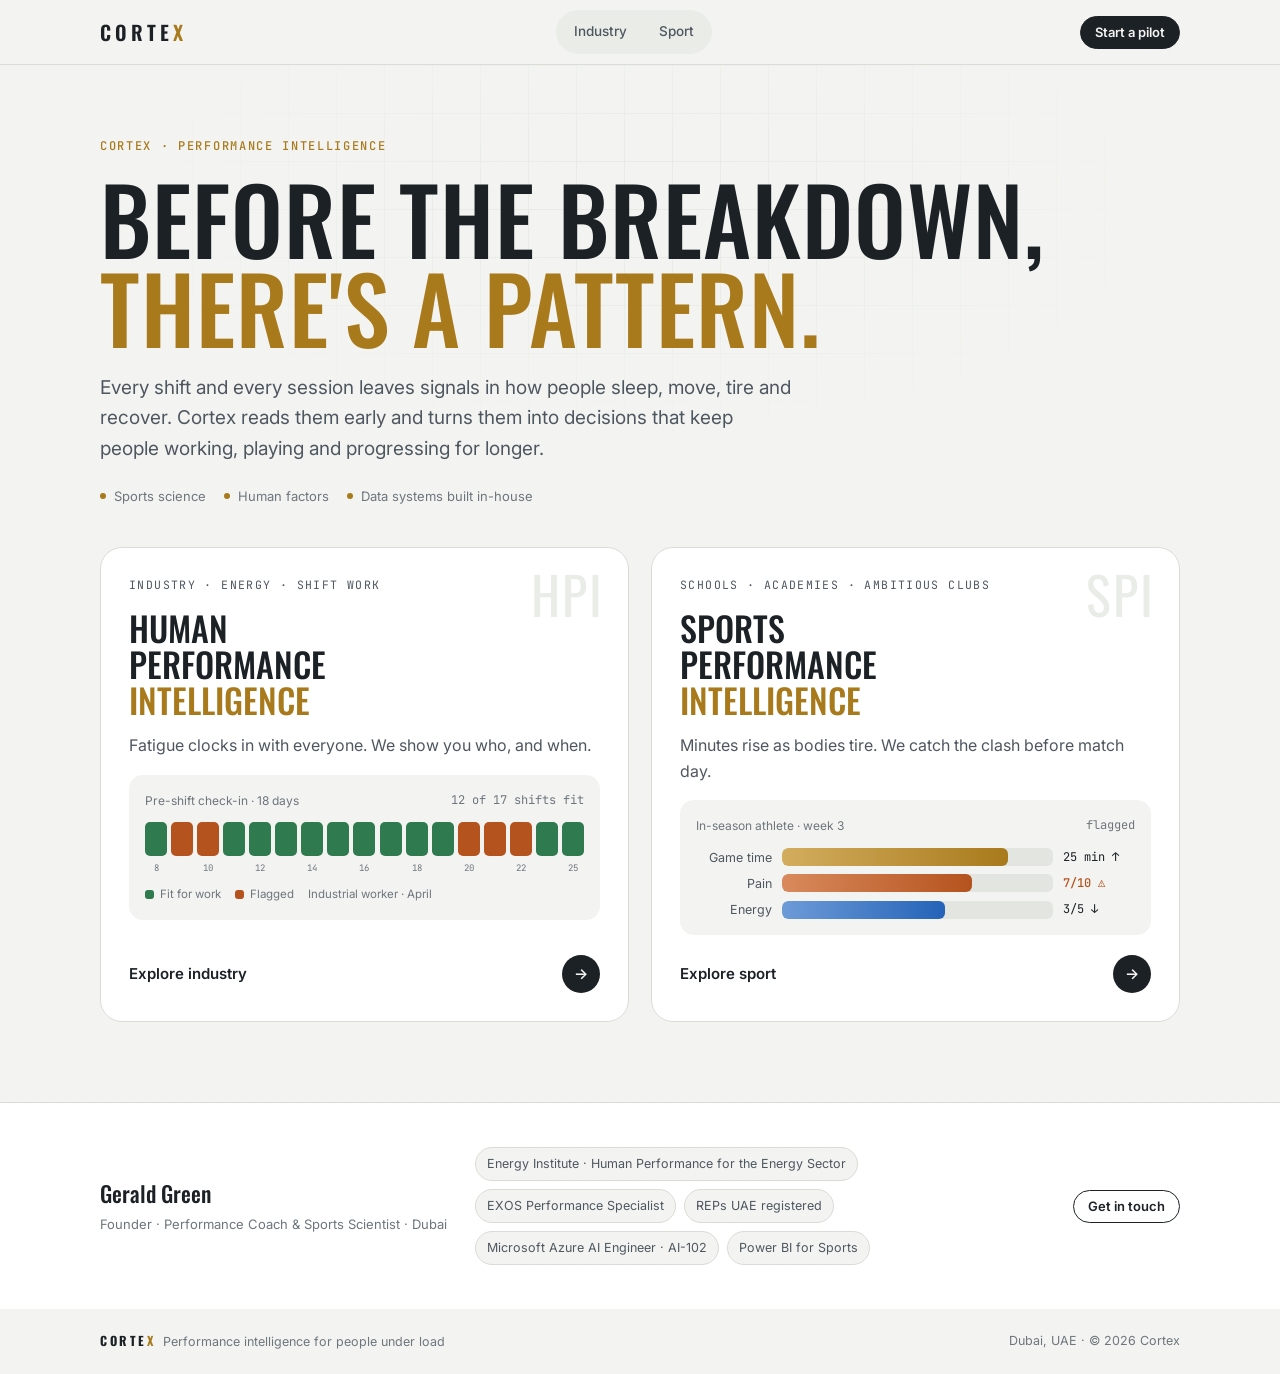
<file: index.html>
<!doctype html>
<html lang="en">
<head>
<meta charset="utf-8">
<meta name="viewport" content="width=device-width, initial-scale=1, viewport-fit=cover">
<title>Cortex Performance Intelligence</title>
<meta name="description" content="Cortex is performance intelligence for people under load: workers, athletes and the teams behind them. Before the breakdown, there's a pattern. Cortex reads the signals in how people sleep, move, tire and recover, and turns them into decisions.">
<link rel="preconnect" href="https://fonts.googleapis.com">
<link rel="preconnect" href="https://fonts.gstatic.com" crossorigin>
<link rel="stylesheet" href="https://fonts.googleapis.com/css2?family=Oswald:wght@400;500;600&family=Inter:wght@400;500;600&family=JetBrains+Mono:wght@400;500&display=swap">
<style>
/* Layout: a short home with two division doors; each door opens its own focused view (problem, programmes, one case at a time, pilot). Shared practitioner + contact footer. */
:root{
  --chalk:#F3F4F1; --paper:#FFFFFF; --mist:#E9ECE7; --line:#D9DDD6; --track:#E3E6E0;
  --graphite:#1C2126; --slate:#4E5760; --muted:#6E767D;
  --gold:#A87A1C; --gold-soft:#F4ECDA; --gold-ink:#7D5A12;
  --blue:#2463B8; --blue-soft:#E4ECF8;
  --flag:#B5531E; --flag-soft:#F7E7DD; --ok:#2F7A4E;
  --display:"Oswald","Arial Narrow",Arial,sans-serif;
  --body:"Inter",system-ui,-apple-system,"Segoe UI",Roboto,sans-serif;
  --mono:"JetBrains Mono",ui-monospace,Menlo,Consolas,monospace;
  --maxw:1120px;
  color-scheme:light;
}
*{box-sizing:border-box}
body{margin:0;background:var(--chalk);color:var(--graphite);font-family:var(--body);font-size:16px;line-height:1.6;-webkit-font-smoothing:antialiased}
a{color:inherit}
button{font:inherit;color:inherit}
.wrap{max-width:var(--maxw);margin:0 auto;padding-inline:20px}
h1,h2,h3{font-family:var(--display);font-weight:500;margin:0;text-wrap:balance}
p{margin:0}
.eyebrow{font-family:var(--mono);font-size:12px;letter-spacing:.14em;text-transform:uppercase;color:var(--gold);font-weight:500}
.lead{font-size:clamp(17px,1.6vw,19px);color:var(--slate);max-width:58ch}
.mono{font-family:var(--mono);font-variant-numeric:tabular-nums}
:focus-visible{outline:2px solid var(--blue);outline-offset:3px;border-radius:6px}

.bar{position:sticky;top:0;z-index:20;background:rgba(243,244,241,.9);backdrop-filter:saturate(1.4) blur(10px);-webkit-backdrop-filter:saturate(1.4) blur(10px);border-bottom:1px solid var(--line)}
.bar .wrap{display:flex;align-items:center;justify-content:space-between;gap:14px;height:64px}
.mark{font-family:var(--display);font-weight:600;letter-spacing:.2em;font-size:20px;text-decoration:none}
.mark b{color:var(--gold);font-weight:600}
.switch{display:flex;gap:4px;background:var(--mist);border-radius:999px;padding:4px}
.switch a{font-size:13.5px;font-weight:500;text-decoration:none;color:var(--slate);padding:7px 14px;border-radius:999px;transition:background .2s,color .2s}
.switch a[aria-current="page"]{background:var(--paper);color:var(--graphite);box-shadow:0 1px 2px rgba(28,33,38,.12)}
.btn{display:inline-flex;align-items:center;justify-content:center;gap:8px;font:600 14px/1 var(--body);padding:12px 18px;border-radius:999px;text-decoration:none;border:1px solid var(--graphite);background:var(--graphite);color:var(--chalk);cursor:pointer;transition:transform .15s ease}
.btn:hover{transform:translateY(-1px)}
.btn.ghost{background:transparent;color:var(--graphite)}
.btn.small{padding:9px 14px;font-size:13px}

.view{display:none}
.view.on{display:block;animation:fade .45s ease both}
@keyframes fade{from{opacity:.001;transform:translateY(8px)}to{opacity:1;transform:none}}

.home-hero{padding-block:72px 40px;position:relative}
.home-hero::before{content:"";position:absolute;inset:0;background-image:linear-gradient(var(--line) 1px,transparent 1px),linear-gradient(90deg,var(--line) 1px,transparent 1px);background-size:48px 48px;opacity:.4;mask-image:radial-gradient(ellipse 60% 70% at 50% 30%,#000 15%,transparent 70%);-webkit-mask-image:radial-gradient(ellipse 60% 70% at 50% 30%,#000 15%,transparent 70%);pointer-events:none}
.home-hero .wrap{position:relative}
.home-hero h1{font-size:clamp(46px,7.4vw,92px);line-height:.96;text-transform:uppercase;margin:18px 0 22px;letter-spacing:.01em}
.home-hero h1 em{font-style:normal;color:var(--gold)}
.pillars{display:flex;flex-wrap:wrap;gap:8px 18px;margin-top:22px;font-size:13px;color:var(--muted)}
.pillars span::before{content:"";display:inline-block;width:6px;height:6px;border-radius:50%;background:var(--gold);margin-right:8px;vertical-align:2px}

.doors{display:grid;grid-template-columns:1fr 1fr;gap:22px;padding-bottom:80px}
.door{position:relative;display:flex;flex-direction:column;gap:16px;background:var(--paper);border:1px solid var(--line);border-radius:22px;padding:28px;text-decoration:none;min-width:0;transition:transform .25s cubic-bezier(.16,1,.3,1),box-shadow .25s,border-color .25s}
.door:hover{transform:translateY(-4px);border-color:#C5CBC2;box-shadow:0 24px 48px -30px rgba(28,33,38,.35)}
.door .code{position:absolute;right:24px;top:20px;font-family:var(--display);font-size:52px;line-height:1;color:var(--mist);letter-spacing:.04em}
.door .for{font-family:var(--mono);font-size:11.5px;letter-spacing:.12em;text-transform:uppercase;color:var(--slate);padding-right:90px}
.door h2{font-size:clamp(26px,3vw,34px);line-height:1.05;text-transform:uppercase;max-width:13ch}
.door h2 span{color:var(--gold)}
.door .hook{font-size:16px;color:var(--slate)}
.door .viz{background:var(--chalk);border-radius:14px;padding:16px}
.door .viz-t{display:flex;justify-content:space-between;gap:8px;font-size:12px;color:var(--muted);margin-bottom:12px;flex-wrap:wrap}
.door .go{display:flex;justify-content:space-between;align-items:center;margin-top:auto;padding-top:4px;font-weight:600;font-size:15px}
.door .go i{font-style:normal;display:inline-grid;place-items:center;width:38px;height:38px;border-radius:50%;background:var(--graphite);color:var(--chalk);transition:transform .25s}
.door:hover .go i{transform:translateX(4px)}

.tiles{display:grid;grid-template-columns:repeat(17,1fr);gap:4px}
.tile{display:block;height:34px;border-radius:5px;background:var(--ok)}
.tile.f{background:var(--flag)}
.tile-days{display:grid;grid-template-columns:repeat(17,1fr);gap:4px;margin-top:5px}
.tile-days span{font-family:var(--mono);font-size:9px;color:var(--muted);text-align:center}
.tile-key{display:flex;gap:14px;font-size:11.5px;color:var(--muted);margin-top:10px;flex-wrap:wrap}
.tile-key i{display:inline-block;width:9px;height:9px;border-radius:3px;margin-right:6px;vertical-align:-1px}
.pop .tile{animation:pop .5s cubic-bezier(.16,1,.3,1) both}
@keyframes pop{from{transform:scaleY(.2);opacity:.2}to{transform:none;opacity:1}}

.back{display:inline-flex;align-items:center;gap:8px;font-size:13.5px;color:var(--slate);text-decoration:none;margin-bottom:22px}
.back:hover{color:var(--graphite)}
.d-hero{padding-block:48px 56px}
.d-hero h1{font-size:clamp(40px,6vw,74px);line-height:.98;text-transform:uppercase;margin:14px 0 18px}
.d-hero h1 em{font-style:normal;color:var(--gold)}
.d-hero .cta{display:flex;flex-wrap:wrap;gap:12px;margin-top:26px}
.block{padding-block:56px;border-top:1px solid var(--line)}
.block h2{font-size:clamp(28px,3.6vw,40px);line-height:1.08;margin:8px 0 28px}
.trio{display:grid;grid-template-columns:repeat(3,1fr);gap:16px}
.card{background:var(--paper);border:1px solid var(--line);border-radius:16px;padding:22px;min-width:0}
.card .n{font-family:var(--mono);font-size:12px;color:var(--flag)}
.card strong{display:block;font-size:17px;font-weight:600;line-height:1.3;margin:8px 0 6px}
.card p{font-size:15px;color:var(--slate)}
.card.prog .n{color:var(--gold)}
.steps{display:flex;flex-wrap:wrap;gap:10px;margin-top:22px}
.steps span{font-size:13.5px;font-weight:500;background:var(--paper);border:1px solid var(--line);border-radius:999px;padding:7px 14px}
.steps span b{font-family:var(--mono);font-weight:500;color:var(--gold);margin-right:6px}

.tabs{display:flex;gap:8px;flex-wrap:wrap;margin-bottom:18px}
.tab{border:1px solid var(--line);background:var(--paper);border-radius:999px;padding:9px 16px;font-size:14px;font-weight:500;color:var(--slate);cursor:pointer}
.tab[aria-selected="true"]{background:var(--graphite);border-color:var(--graphite);color:var(--chalk)}
.case{display:none;grid-template-columns:.9fr 1.1fr;gap:28px;background:var(--paper);border:1px solid var(--line);border-radius:22px;padding:28px;min-width:0}
.case.on{display:grid;animation:fade .4s ease both}
.case .tag{display:inline-block;font-family:var(--mono);font-size:11px;letter-spacing:.1em;text-transform:uppercase;padding:4px 9px;border-radius:6px;background:var(--blue-soft);color:var(--blue)}
.case .tag.spi{background:var(--gold-soft);color:var(--gold-ink)}
.case h3{font-size:clamp(24px,2.6vw,30px);line-height:1.12;margin:14px 0 12px}
.case p{color:var(--slate);font-size:15.5px}
.nums{display:grid;grid-template-columns:repeat(3,1fr);gap:10px;margin:20px 0 18px}
.nums div{border-left:2px solid var(--line);padding-left:10px;min-width:0}
.nums .v{font-family:var(--display);font-size:30px;line-height:1.05;white-space:nowrap}
.nums .l{font-size:12px;color:var(--muted);line-height:1.35;margin-top:4px}
.case .req{font-size:12.5px;color:var(--muted);margin-top:16px}
.note{font-size:12.5px;color:var(--muted);margin-top:16px;max-width:80ch}

.hbars{display:flex;flex-direction:column;gap:7px;background:var(--chalk);border-radius:14px;padding:18px;align-self:start;min-width:0}
.hb-group{font-family:var(--mono);font-size:10.5px;letter-spacing:.12em;text-transform:uppercase;color:var(--muted);margin:10px 0 2px}
.hb-group:first-child{margin-top:0}
.hb-row{display:grid;grid-template-columns:104px 1fr 72px;align-items:center;gap:10px}
.hb-label{font-size:12.5px;color:var(--slate);text-align:right;line-height:1.2}
.hb-track{height:18px;background:var(--track);border-radius:6px;overflow:hidden}
.hb-fill{height:100%;border-radius:6px;transform-origin:left center}
.hb-val{font-family:var(--mono);font-size:12px;font-variant-numeric:tabular-nums;white-space:nowrap}
.hb-val.flag{color:var(--flag);font-weight:500}
.t-base{background:linear-gradient(90deg,#8A939B,#5E676F)}
.t-blue{background:linear-gradient(90deg,#6E9BD8,var(--blue))}
.t-flag{background:linear-gradient(90deg,#D98A5C,var(--flag))}
.t-gold{background:linear-gradient(90deg,#D3AD5E,var(--gold))}
.t-ok{background:linear-gradient(90deg,#6DAE86,var(--ok))}
.grow .hb-fill{animation:grow 1.1s cubic-bezier(.16,1,.3,1) both}
@keyframes grow{from{transform:scaleX(0)}to{transform:scaleX(1)}}
.door .hbars{background:transparent;padding:0}
.door .hb-row{grid-template-columns:76px 1fr 72px}

.pilot{display:grid;grid-template-columns:1.2fr .8fr;gap:28px;align-items:center;background:var(--paper);border:1px solid var(--line);border-radius:22px;padding:34px;margin-bottom:72px}
.pilot h2{font-size:clamp(26px,3.2vw,36px);line-height:1.1;margin:8px 0 10px}
.pilot .actions{display:flex;flex-direction:column;gap:10px}
.pilot .actions .btn{justify-content:space-between}
.email{font-family:var(--mono);font-size:13px;color:var(--slate);user-select:all}

.about{background:var(--paper);border-top:1px solid var(--line);padding-block:44px}
.about .wrap{display:grid;grid-template-columns:auto 1fr auto;gap:28px;align-items:center}
.about .who strong{display:block;font-family:var(--display);font-size:22px;font-weight:500}
.about .who span{font-size:13px;color:var(--muted)}
.creds{display:flex;flex-wrap:wrap;gap:8px}
.creds span{font-size:12.5px;padding:6px 11px;border-radius:999px;background:var(--chalk);border:1px solid var(--line);color:var(--slate)}
footer{padding-block:22px;font-size:12.5px;color:var(--muted)}
footer .wrap{display:flex;justify-content:space-between;gap:12px;flex-wrap:wrap}

@media (max-width:900px){
  .doors,.case,.pilot,.trio{grid-template-columns:1fr}
  .about .wrap{grid-template-columns:1fr}
}
@media (max-width:640px){
  .switch a{padding:7px 11px;font-size:13px}
  .bar .btn{display:none}
  .home-hero{padding-top:52px}
  .door,.case,.pilot{padding:22px}
  .door .code{font-size:40px}
  .door .for{padding-right:70px}
  .nums .v{font-size:22px}
  .hb-row{grid-template-columns:84px 1fr 62px;gap:8px}
  .tiles,.tile-days{gap:3px}
  .tile{height:28px}
}
@media (prefers-reduced-motion:reduce){.view.on,.case.on,.grow .hb-fill,.pop .tile{animation:none}.door,.btn,.door .go i{transition:none}}
</style>
</head>
<body>

<header class="bar">
  <div class="wrap">
    <a class="mark" href="#" data-route="home" aria-label="Cortex home">CORTE<b>X</b></a>
    <nav class="switch" aria-label="Divisions">
      <a href="#industry" data-route="industry">Industry</a>
      <a href="#sport" data-route="sport">Sport</a>
    </nav>
    <a class="btn small" href="#" data-contact>Start a pilot</a>
  </div>
</header>

<main>

<section class="view" id="v-home" aria-label="Home">
  <div class="home-hero">
    <div class="wrap">
      <div class="eyebrow">Cortex · Performance Intelligence</div>
      <h1>Before the breakdown, <em>there's a pattern.</em></h1>
      <p class="lead">Every shift and every session leaves signals in how people sleep, move, tire and recover. Cortex reads them early and turns them into decisions that keep people working, playing and progressing for longer.</p>
      <div class="pillars"><span>Sports science</span><span>Human factors</span><span>Data systems built in-house</span></div>
    </div>
  </div>

  <div class="wrap doors">
    <a class="door" href="#industry" data-route="industry">
      <span class="code" aria-hidden="true">HPI</span>
      <span class="for">Industry · Energy · Shift work</span>
      <h2>Human Performance <span>Intelligence</span></h2>
      <p class="hook">Fatigue clocks in with everyone. We show you who, and when.</p>
      <div class="viz" aria-label="18 days of pre-shift check-ins: most shifts fit for work, three flagged in a row from 20 to 22 April">
        <div class="viz-t"><span>Pre-shift check-in · 18 days</span><span class="mono">12 of 17 shifts fit</span></div>
        <div class="tiles" id="tiles"></div>
        <div class="tile-days" id="tileDays"></div>
        <div class="tile-key"><span><i style="background:var(--ok)"></i>Fit for work</span><span><i style="background:var(--flag)"></i>Flagged</span><span>Industrial worker · April</span></div>
      </div>
      <span class="go">Explore industry <i aria-hidden="true">→</i></span>
    </a>

    <a class="door" href="#sport" data-route="sport">
      <span class="code" aria-hidden="true">SPI</span>
      <span class="for">Schools · Academies · Ambitious clubs</span>
      <h2>Sports Performance <span>Intelligence</span></h2>
      <p class="hook">Minutes rise as bodies tire. We catch the clash before match day.</p>
      <div class="viz" aria-label="Week 3 of an in-season athlete: game time 25 minutes, pain 7 out of 10, energy 3 out of 5">
        <div class="viz-t"><span>In-season athlete · week 3</span><span class="mono">flagged</span></div>
        <div class="hbars" data-bars="door"></div>
      </div>
      <span class="go">Explore sport <i aria-hidden="true">→</i></span>
    </a>
  </div>
</section>

<section class="view" id="v-industry" aria-label="Industry">
  <div class="wrap">
    <div class="d-hero">
      <a class="back" href="#" data-route="home">← Both divisions</a>
      <div class="eyebrow">Human Performance Intelligence</div>
      <h1>Strain is invisible <em>until it isn't.</em></h1>
      <p class="lead">For HSE leads and operations teams in energy, manufacturing, logistics and security. Fewer strain injuries, sharper shifts and numbers leadership can trust.</p>
      <div class="cta"><a class="btn" href="#" data-contact>Start a pilot →</a><a class="btn ghost" href="#" data-jump="i-data">See field data</a></div>
    </div>

    <div class="block">
      <div class="eyebrow">The blind spot</div>
      <h2>What never makes the incident report.</h2>
      <div class="trio">
        <div class="card"><span class="n">01</span><strong>Strain builds quietly.</strong><p>Months of lifting, reaching and standing. The report only arrives after the damage.</p></div>
        <div class="card"><span class="n">02</span><strong>Fatigue clocks in.</strong><p>Poor sleep, shift changes and life outside work walk through the gate. Nobody checks.</p></div>
        <div class="card"><span class="n">03</span><strong>Wellbeing spend, no numbers.</strong><p>Programmes run, but there's no baseline to show leadership what changed.</p></div>
      </div>
    </div>

    <div class="block">
      <div class="eyebrow">What we run</div>
      <h2>Three programmes. One system.</h2>
      <div class="trio">
        <div class="card prog"><span class="n">Movement Baseline</span><strong>A 7-test screen, scored out of 21.</strong><p>Fifteen minutes per worker on site, then a personal gym or home programme for the weakest areas.</p></div>
        <div class="card prog"><span class="n">Fatigue check-in</span><strong>Two minutes before every shift.</strong><p>Sleep, energy and fatigue, flagged the same morning, not after the incident.</p></div>
        <div class="card prog"><span class="n">Reconditioning</span><strong>Back to full work capacity.</strong><p>Structured training after injury or time off. Training, not treatment.</p></div>
      </div>
      <div class="steps"><span><b>01</b>Screen</span><span><b>02</b>Train</span><span><b>03</b>Measure</span><span><b>04</b>Prove it</span></div>
    </div>

    <div class="block" id="i-data">
      <div class="eyebrow">Field data</div>
      <h2>Real workers. Real signals.</h2>
      <div class="tabs" role="tablist">
        <button class="tab" role="tab" aria-selected="true" data-case="c-ind">Industrial worker</button>
        <button class="tab" role="tab" aria-selected="false" data-case="c-tac">Security &amp; shift work</button>
      </div>

      <article class="case on" id="c-ind" role="tabpanel">
        <div>
          <span class="tag">Industrial · 18 days</span>
          <h3>A fatigue run picked up on day one</h3>
          <p>A personal, non-work event pushed sleep down and fatigue up for three shifts. The check-in showed it the same morning, with no conversation needed.</p>
          <div class="nums">
            <div><div class="v mono">94%</div><div class="l">Check-ins completed</div></div>
            <div><div class="v mono">71%</div><div class="l">Shifts started fit</div></div>
            <div><div class="v mono">3 days</div><div class="l">Flag to back to normal</div></div>
          </div>
          <p class="req">Full case report available on request</p>
        </div>
        <div class="hbars" data-bars="industrial"></div>
      </article>

      <article class="case" id="c-tac" role="tabpanel">
        <div>
          <span class="tag">Security &amp; shift work · 21 days</span>
          <h3>The cost of switching to nights</h3>
          <p>Fatigue built through a run of 5:30 am starts, peaked in the first nights after the switch, then settled. Alertness never dropped below 4 out of 5: a pattern rosters can plan around.</p>
          <div class="nums">
            <div><div class="v mono">86%</div><div class="l">Days with a check-in</div></div>
            <div><div class="v mono">3.0</div><div class="l">Peak fatigue, first nights</div></div>
            <div><div class="v mono">4+</div><div class="l">Alertness every shift</div></div>
          </div>
          <p class="req">Full case report available on request</p>
        </div>
        <div class="hbars" data-bars="tactical"></div>
      </article>
      <p class="note">Single-person case reports on self-reported 1–5 scales. They show the method working in real settings; team pilots are under way.</p>
    </div>

    <div class="pilot" id="i-pilot">
      <div>
        <div class="eyebrow">Start here</div>
        <h2>Start with a pilot. Judge us on the numbers.</h2>
        <p class="lead" style="font-size:16px">A small group, a clear baseline and a retest. You see the change before you commit to a programme.</p>
      </div>
      <div class="actions">
        <a class="btn" href="mailto:greengerald99@gmail.com?subject=Cortex%20HPI%20pilot">Request an industry pilot <span>→</span></a>
        <span class="email">greengerald99@gmail.com</span>
      </div>
    </div>
  </div>
</section>

<section class="view" id="v-sport" aria-label="Sport">
  <div class="wrap">
    <div class="d-hero">
      <a class="back" href="#" data-route="home">← Both divisions</a>
      <div class="eyebrow">Sports Performance Intelligence</div>
      <h1>Talent trains hard. <em>Few track what it becomes.</em></h1>
      <p class="lead">For elite school teams, academies and ambitious amateur clubs. Development you can see, squads that stay available and players who come back stronger.</p>
      <div class="cta"><a class="btn" href="#" data-contact>Start a pilot →</a><a class="btn ghost" href="#" data-jump="s-data">See field data</a></div>
    </div>

    <div class="block">
      <div class="eyebrow">The blind spot</div>
      <h2>What coaches feel but can't prove.</h2>
      <div class="trio">
        <div class="card"><span class="n">01</span><strong>Development goes unrecorded.</strong><p>Sessions every week, but no physical record of whether players are actually improving.</p></div>
        <div class="card"><span class="n">02</span><strong>Load rises while bodies tire.</strong><p>Minutes go up exactly as energy drops. The first signal is usually the injury.</p></div>
        <div class="card"><span class="n">03</span><strong>Returns made on feel.</strong><p>Players come back too soon or too loaded, and the setback costs the season.</p></div>
      </div>
    </div>

    <div class="block">
      <div class="eyebrow">What we run</div>
      <h2>Three programmes. One system.</h2>
      <div class="trio">
        <div class="card prog"><span class="n">Physical development</span><strong>Termly screening, tracked over time.</strong><p>A development record for every athlete, visible to coaches and parents.</p></div>
        <div class="card prog"><span class="n">Load &amp; availability</span><strong>Weekly minutes, energy and soreness.</strong><p>Rising risk shows up before match day, not after it.</p></div>
        <div class="card prog"><span class="n">Return to performance</span><strong>Back fit to compete.</strong><p>Reconditioning that rebuilds confidence and capacity, not just pain-free movement.</p></div>
      </div>
      <div class="steps"><span><b>01</b>Screen</span><span><b>02</b>Train</span><span><b>03</b>Measure</span><span><b>04</b>Prove it</span></div>
    </div>

    <div class="block" id="s-data">
      <div class="eyebrow">Field data</div>
      <h2>Real athletes. Real signals.</h2>
      <div class="tabs" role="tablist">
        <button class="tab" role="tab" aria-selected="true" data-case="c-spi">In-season footballer</button>
        <button class="tab" role="tab" aria-selected="false" data-case="c-msk">Reconditioning</button>
      </div>

      <article class="case on" id="c-spi" role="tabpanel">
        <div>
          <span class="tag spi">In-season · 3 weeks</span>
          <h3>More minutes, more pain: the clash monitoring exists for</h3>
          <p>Minutes rose exactly as energy fell and pain climbed. Weekly tracking put the conflict in front of the coach before match day.</p>
          <div class="nums">
            <div><div class="v mono">25 min</div><div class="l">Game time, week 3</div></div>
            <div><div class="v mono">7/10</div><div class="l">Pain, week 3</div></div>
            <div><div class="v mono">4 → 3</div><div class="l">Energy across the block</div></div>
          </div>
          <p class="req">Full case report available on request</p>
        </div>
        <div class="hbars" data-bars="spi"></div>
      </article>

      <article class="case" id="c-msk" role="tabpanel">
        <div>
          <span class="tag spi">Reconditioning · 9 sessions</span>
          <h3>Confidence rebuilt, then a flare-up respected</h3>
          <p>Confidence rose and pain fell through the middle block. A flare-up at session 7 was met with recovery-only work, never pushed through, and the next block targets range of motion.</p>
          <div class="nums">
            <div><div class="v mono">1 → 3</div><div class="l">Confidence by session 5</div></div>
            <div><div class="v mono">5 of 9</div><div class="l">Sessions with better range</div></div>
            <div><div class="v mono">2</div><div class="l">Flare-ups met with recovery</div></div>
          </div>
          <p class="req">Full case report available on request</p>
        </div>
        <div class="hbars" data-bars="msk"></div>
      </article>
      <p class="note">Single-person case reports on self-reported scales. They show the method working in real settings; squad pilots are under way.</p>
    </div>

    <div class="pilot" id="s-pilot">
      <div>
        <div class="eyebrow">Start here</div>
        <h2>One squad. One term. See the difference.</h2>
        <p class="lead" style="font-size:16px">Screen the group, track the term, retest. Coaches and parents see real development, not promises.</p>
      </div>
      <div class="actions">
        <a class="btn" href="mailto:greengerald99@gmail.com?subject=Cortex%20SPI%20enquiry">Request a squad pilot <span>→</span></a>
        <span class="email">greengerald99@gmail.com</span>
      </div>
    </div>
  </div>
</section>

</main>

<section class="about" id="about" aria-label="About">
  <div class="wrap">
    <div class="who"><strong>Gerald Green</strong><span>Founder · Performance Coach &amp; Sports Scientist · Dubai</span></div>
    <div class="creds">
      <span>Energy Institute · Human Performance for the Energy Sector</span>
      <span>EXOS Performance Specialist</span>
      <span>REPs UAE registered</span>
      <span>Microsoft Azure AI Engineer · AI-102</span>
      <span>Power BI for Sports</span>
    </div>
    <a class="btn ghost small" href="mailto:greengerald99@gmail.com?subject=Cortex%20enquiry">Get in touch</a>
  </div>
</section>
<footer><div class="wrap"><span><b style="font-family:var(--display);letter-spacing:.2em;color:var(--graphite)">CORTE<span style="color:var(--gold)">X</span></b> &nbsp;Performance intelligence for people under load</span><span>Dubai, UAE · © 2026 Cortex</span></div></footer>

<script>
(function(){
  var reduce=window.matchMedia&&matchMedia("(prefers-reduced-motion: reduce)").matches;

  var days=["8","9","10","11","12","13","14","15","16","17","18","19","20","21","22","23","25"];
  var flagged=[0,1,1,0,0,0,0,0,0,0,0,0,1,1,1,0,0];
  var tiles=document.getElementById("tiles"), td=document.getElementById("tileDays");
  days.forEach(function(d,i){
    var t=document.createElement("span");t.className="tile"+(flagged[i]?" f":"");t.title="April "+d+(flagged[i]?": flagged":": fit for work");t.style.animationDelay=(i*0.03)+"s";tiles.appendChild(t);
    var l=document.createElement("span");l.textContent=(i%2===0||i===days.length-1)?d:"";td.appendChild(l);
  });

  var B={
    door:[{rows:[["Game time",25,30,"25 min ↑","gold"],["Pain",7,10,"7/10 ⚠","flag"],["Energy",3,5,"3/5 ↓","blue"]]}],
    industrial:[
      {g:"Sleep quality /5",rows:[["Settled weeks",5,5,"5.0","blue"],["Event · 3 days",3.3,5,"3.3 ↓","flag"]]},
      {g:"Fatigue /5",rows:[["Settled weeks",1,5,"1.0","base"],["Event · 3 days",3.7,5,"3.7 ⚠","flag"]]},
      {g:"Energy /5",rows:[["Settled weeks",5,5,"5.0","ok"],["Event · 3 days",3.7,5,"3.7 ↓","flag"]]}
    ],
    tactical:[
      {g:"Fatigue /5",rows:[["Early days",1.4,5,"1.4","base"],["Late days",2.8,5,"2.8 ↑","gold"],["First nights",3.0,5,"3.0 ⚠","flag"],["Settled nights",1.8,5,"1.8 ↓","ok"]]},
      {g:"Alertness /5",rows:[["Early days",5.0,5,"5.0","blue"],["Late days",4.0,5,"4.0","blue"],["First nights",4.0,5,"4.0","blue"],["Settled nights",4.4,5,"4.4","blue"]]}
    ],
    spi:[
      {g:"Energy /5",rows:[["Week 1",4,5,"4.0","blue"],["Week 2",3,5,"3.0 ↓","blue"],["Week 3",3,5,"3.0","blue"]]},
      {g:"Pain /10",rows:[["Week 1",5,10,"5.0","base"],["Week 2",4,10,"4.0","base"],["Week 3",7,10,"7.0 ⚠","flag"]]},
      {g:"Game time",rows:[["Week 1",12.5,30,"10–15 min","gold"],["Week 2",5,30,"5 min","gold"],["Week 3",25,30,"25 min ↑","gold"]]}
    ],
    msk:[
      {g:"Confidence in movement /3",rows:[["Sessions 1–3",1.7,3,"1.7","blue"],["Sessions 4–6",2.7,3,"2.7 ↑","ok"],["Sessions 7–9",1.7,3,"1.7 ↓","gold"]]},
      {g:"Pain after session /10",rows:[["Sessions 1–3",4.7,10,"4.7","base"],["Sessions 4–6",2.3,10,"2.3 ↓","ok"],["Sessions 7–9",4.7,10,"4.7 ⚠","flag"]]}
    ]
  };
  document.querySelectorAll(".hbars[data-bars]").forEach(function(box){
    (B[box.getAttribute("data-bars")]||[]).forEach(function(grp){
      if(grp.g){var g=document.createElement("div");g.className="hb-group";g.textContent=grp.g;box.appendChild(g);}
      grp.rows.forEach(function(r){
        var row=document.createElement("div");row.className="hb-row";
        var l=document.createElement("div");l.className="hb-label";l.textContent=r[0];
        var tr=document.createElement("div");tr.className="hb-track";
        var f=document.createElement("div");f.className="hb-fill t-"+r[4];f.style.width=Math.max(3,r[1]/r[2]*100)+"%";tr.appendChild(f);
        var v=document.createElement("div");v.className="hb-val"+(r[4]==="flag"?" flag":"");v.textContent=r[3];
        row.appendChild(l);row.appendChild(tr);row.appendChild(v);box.appendChild(row);
      });
    });
  });
  function animate(scope){
    if(reduce)return;
    scope.querySelectorAll(".hbars,.tiles").forEach(function(b){
      if(b.offsetParent===null)return;
      var cls=b.classList.contains("tiles")?"pop":"grow";
      b.classList.remove(cls);void b.offsetWidth;b.classList.add(cls);
    });
  }

  var views={home:"v-home",industry:"v-industry",sport:"v-sport"};
  var current="home";
  function show(name,noScroll){
    if(!views[name])name="home";
    current=name;
    Object.keys(views).forEach(function(k){document.getElementById(views[k]).classList.toggle("on",k===name);});
    document.querySelectorAll(".switch a").forEach(function(a){
      if(a.getAttribute("data-route")===name)a.setAttribute("aria-current","page");else a.removeAttribute("aria-current");
    });
    if(!noScroll)window.scrollTo(0,0);
    animate(document.getElementById(views[name]));
  }
  function fromHash(){var h=(location.hash||"").replace("#","");show(h==="industry"||h==="sport"?h:"home",true);}
  var smooth=reduce?"auto":"smooth";
  document.addEventListener("click",function(e){
    var r=e.target.closest("[data-route]");
    if(r){e.preventDefault();var n=r.getAttribute("data-route");
      try{history.pushState(null,"",n==="home"?location.pathname+location.search:"#"+n);}catch(err){}
      show(n);return;}
    var c=e.target.closest("[data-contact]");
    if(c){e.preventDefault();
      if(current==="home"){document.getElementById("about").scrollIntoView({behavior:smooth});return;}
      document.getElementById(current==="industry"?"i-pilot":"s-pilot").scrollIntoView({behavior:smooth,block:"center"});return;}
    var j=e.target.closest("[data-jump]");
    if(j){e.preventDefault();document.getElementById(j.getAttribute("data-jump")).scrollIntoView({behavior:smooth});return;}
    var t=e.target.closest(".tab");
    if(t){var list=t.parentNode;list.querySelectorAll(".tab").forEach(function(x){x.setAttribute("aria-selected",x===t?"true":"false");});
      var blk=list.parentNode;blk.querySelectorAll(".case").forEach(function(cs){cs.classList.toggle("on",cs.id===t.getAttribute("data-case"));});
      animate(blk);}
  });
  window.addEventListener("popstate",fromHash);
  fromHash();
})();
</script>
</body>
</html>
</file>
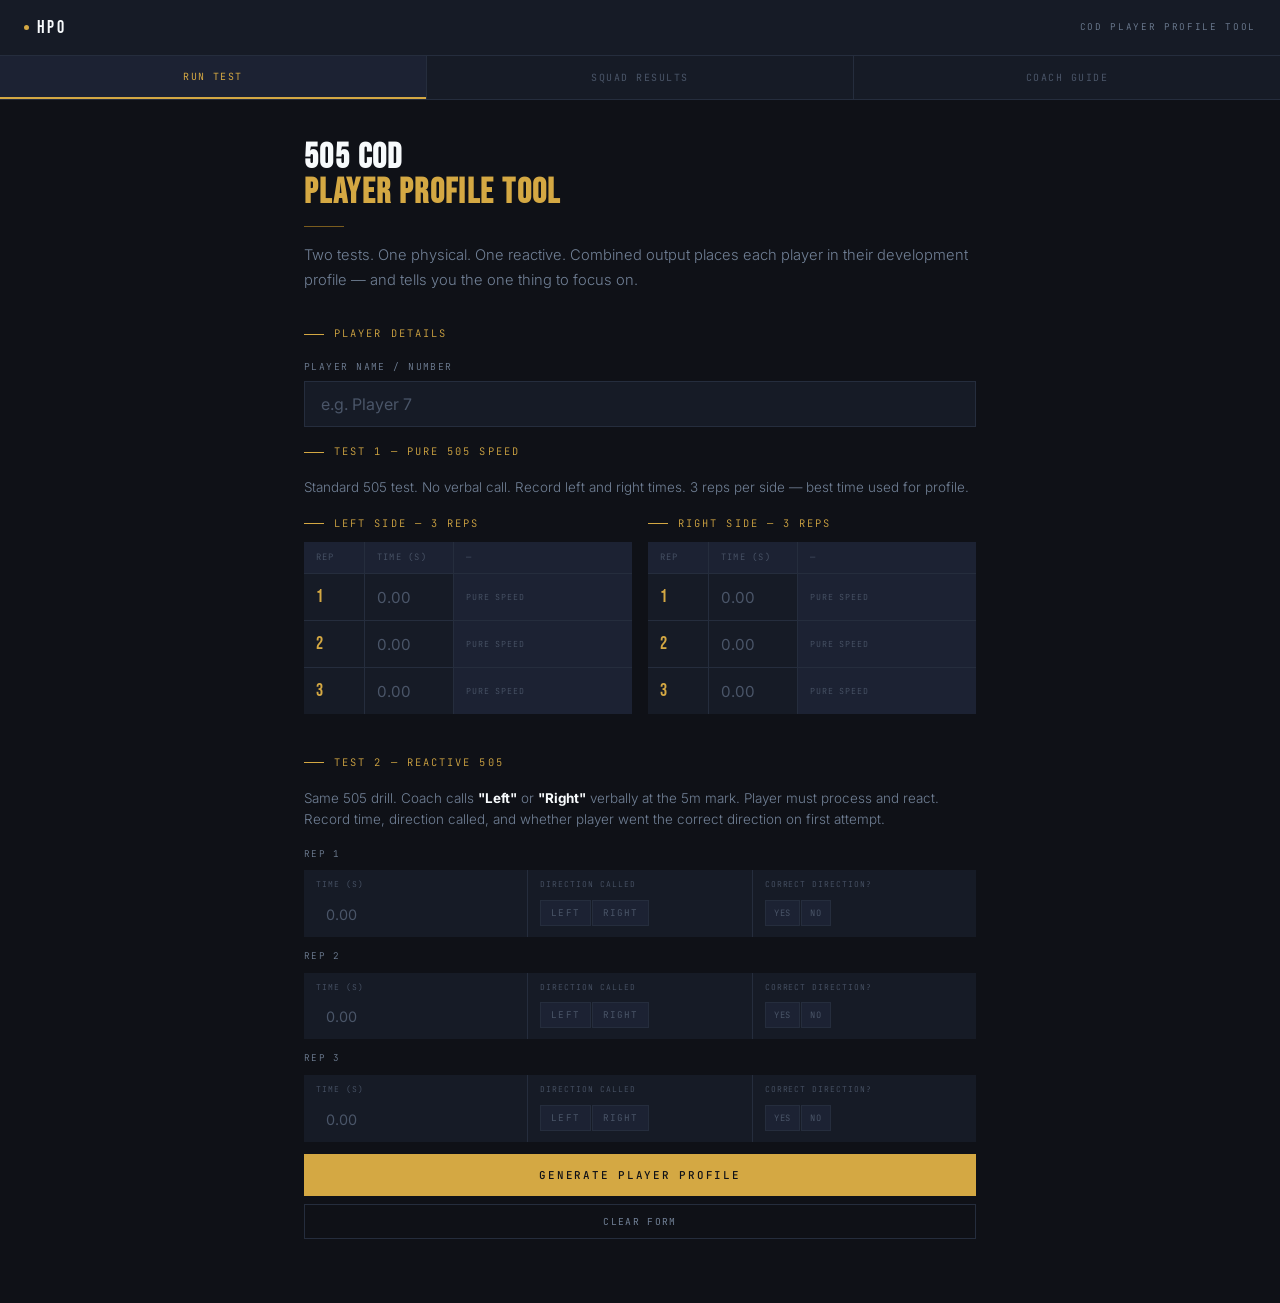
<file: hpo-cod-tool.html>
<!DOCTYPE html>
<html lang="en">
<head>
<meta charset="UTF-8"/>
<meta name="viewport" content="width=device-width, initial-scale=1.0"/>
<title>HPO — COD Player Profile Tool</title>
<meta name="format-detection" content="telephone=no"/>
<link href="https://fonts.googleapis.com/css2?family=Bebas+Neue&family=Inter:wght@300;400;500&family=JetBrains+Mono:wght@300;400;500&display=swap" rel="stylesheet"/>
<style>
:root{
  --bg:#0f1117;--surface:#161b26;--card:#1c2233;
  --border:#252d3d;--border-light:#2e3a50;
  --mist:#4a5568;--ash:#718096;--silver:#a0aec0;
  --light:#cbd5e0;--white:#f7fafc;
  --gold:#d4a843;--gold-hi:#f0c060;--gold-lo:#7a5c1e;
  --red:#e53e3e;--red-soft:rgba(229,62,62,0.08);
  --green:#38a169;--green-soft:rgba(56,161,105,0.08);
  --amber:#dd6b20;--amber-soft:rgba(221,107,32,0.08);
  --blue:#3182ce;--blue-soft:rgba(49,130,206,0.08);
}
*,*::before,*::after{box-sizing:border-box;margin:0;padding:0}
body{background:var(--bg);color:var(--light);font-family:'Inter',sans-serif;font-weight:300;font-size:16px;line-height:1.7;min-height:100vh;-webkit-font-smoothing:antialiased}

/* HEADER */
.header{background:var(--surface);border-bottom:1px solid var(--border);padding:0 24px;height:56px;display:flex;align-items:center;justify-content:space-between}
.header-logo{font-family:'Bebas Neue',sans-serif;font-size:1.1rem;letter-spacing:.14em;text-transform:uppercase;color:var(--white);display:flex;align-items:center;gap:8px}
.header-dot{width:5px;height:5px;background:var(--gold);border-radius:50%}
.header-tool{font-family:'JetBrains Mono',monospace;font-size:.58rem;letter-spacing:.18em;text-transform:uppercase;color:var(--ash)}

/* TABS */
.tabs-nav{display:flex;gap:1px;background:var(--border);border-bottom:1px solid var(--border)}
.tab-btn{flex:1;padding:14px 20px;font-family:'JetBrains Mono',monospace;font-size:.62rem;letter-spacing:.15em;text-transform:uppercase;background:var(--surface);color:var(--mist);border:none;cursor:pointer;transition:all .25s;text-align:center}
.tab-btn.on{background:var(--card);color:var(--gold);border-bottom:2px solid var(--gold)}
.tab-btn:hover:not(.on){background:var(--card);color:var(--light)}
.tab-panel{display:none}.tab-panel.on{display:block}

/* MAIN */
.main{max-width:720px;margin:0 auto;padding:40px 24px}

/* TOOL TITLE */
.tool-title{margin-bottom:32px}
.tool-title h1{font-family:'Bebas Neue',sans-serif;font-size:2.2rem;letter-spacing:.04em;color:var(--white);line-height:1}
.tool-title h1 span{color:var(--gold)}
.tool-rule{width:40px;height:1px;background:var(--gold-lo);margin:16px 0}
.tool-sub{font-size:.92rem;color:var(--ash);line-height:1.7}

/* INSTRUCTION CARD */
.instruction-card{background:var(--surface);border:1px solid var(--border);border-left:3px solid var(--gold);padding:24px;margin-bottom:32px}
.instr-title{font-family:'JetBrains Mono',monospace;font-size:.62rem;letter-spacing:.18em;text-transform:uppercase;color:var(--gold);margin-bottom:16px}
.instr-steps{display:flex;flex-direction:column;gap:10px}
.instr-step{display:flex;gap:12px;align-items:flex-start;font-size:.88rem;color:var(--silver);line-height:1.6}
.instr-num{font-family:'Bebas Neue',sans-serif;font-size:1.2rem;color:var(--gold);line-height:1;flex-shrink:0;width:20px}
.instr-diagram{margin-top:16px;background:var(--card);padding:16px;border:1px solid var(--border)}
.diagram-title{font-family:'JetBrains Mono',monospace;font-size:.55rem;letter-spacing:.14em;text-transform:uppercase;color:var(--mist);margin-bottom:12px}
.diagram{font-family:'JetBrains Mono',monospace;font-size:.72rem;color:var(--silver);line-height:2;letter-spacing:.05em}
.diagram .cone{color:var(--gold)}
.diagram .player{color:var(--green)}
.diagram .arrow{color:var(--amber)}

/* FORM */
.section-label{font-family:'JetBrains Mono',monospace;font-size:.65rem;letter-spacing:.2em;text-transform:uppercase;color:var(--gold);display:flex;align-items:center;gap:10px;margin-bottom:16px}
.section-label:before{content:'';width:20px;height:1px;background:var(--gold)}

.input-group{display:flex;flex-direction:column;gap:6px;margin-bottom:16px}
.input-label{font-family:'JetBrains Mono',monospace;font-size:.6rem;letter-spacing:.15em;text-transform:uppercase;color:var(--ash)}
.input-field{background:var(--surface);border:1px solid var(--border);color:var(--white);font-family:'Inter',sans-serif;font-size:1rem;padding:12px 16px;width:100%;transition:border-color .2s;outline:none;border-radius:0}
.input-field:focus{border-color:var(--gold)}
.input-field::placeholder{color:var(--mist)}

/* REP GRID */
.rep-grid{display:flex;flex-direction:column;gap:1px;background:var(--border);margin-bottom:16px}
.rep-header{display:grid;grid-template-columns:60px 1fr 1fr 1fr;gap:1px;background:var(--border)}
.rep-header-cell{background:var(--card);padding:8px 12px;font-family:'JetBrains Mono',monospace;font-size:.55rem;letter-spacing:.14em;text-transform:uppercase;color:var(--mist)}
.rep-row{display:grid;grid-template-columns:60px 1fr 1fr 1fr;gap:1px;background:var(--border)}
.rep-cell{background:var(--surface);padding:8px 12px;display:flex;align-items:center}
.rep-num{font-family:'Bebas Neue',sans-serif;font-size:1.1rem;color:var(--gold)}
.rep-input{background:transparent;border:none;color:var(--white);font-family:'Inter',sans-serif;font-size:.95rem;width:100%;outline:none;padding:0}
.rep-input::placeholder{color:var(--mist)}

/* DIRECTION TOGGLE */
.dir-toggle{display:flex;gap:1px}
.dir-btn{flex:1;padding:6px 10px;font-family:'JetBrains Mono',monospace;font-size:.58rem;letter-spacing:.12em;text-transform:uppercase;background:var(--card);color:var(--mist);border:1px solid var(--border);cursor:pointer;transition:all .2s;text-align:center}
.dir-btn.sel-L{background:rgba(49,130,206,.15);color:var(--blue);border-color:rgba(49,130,206,.3)}
.dir-btn.sel-R{background:rgba(221,107,32,.15);color:var(--amber);border-color:rgba(221,107,32,.3)}

/* CORRECT TOGGLE */
.correct-toggle{display:flex;gap:1px}
.correct-btn{flex:1;padding:6px 8px;font-family:'JetBrains Mono',monospace;font-size:.55rem;letter-spacing:.1em;text-transform:uppercase;background:var(--card);color:var(--mist);border:1px solid var(--border);cursor:pointer;transition:all .2s;text-align:center}
.correct-btn.sel-yes{background:var(--green-soft);color:var(--green);border-color:rgba(56,161,105,.3)}
.correct-btn.sel-no{background:var(--red-soft);color:var(--red);border-color:rgba(229,62,62,.3)}

/* BUTTONS */
.btn-primary{font-family:'JetBrains Mono',monospace;font-size:.68rem;letter-spacing:.16em;text-transform:uppercase;background:var(--gold);color:var(--bg);padding:14px 28px;border:none;cursor:pointer;font-weight:500;width:100%;transition:background .25s;margin-bottom:8px}
.btn-primary:hover{background:var(--gold-hi)}
.btn-secondary{font-family:'JetBrains Mono',monospace;font-size:.6rem;letter-spacing:.14em;text-transform:uppercase;background:transparent;color:var(--ash);padding:10px;border:1px solid var(--border);cursor:pointer;width:100%;transition:all .25s;margin-bottom:24px}
.btn-secondary:hover{border-color:var(--red);color:var(--red)}

.error-msg{font-family:'JetBrains Mono',monospace;font-size:.6rem;letter-spacing:.12em;text-transform:uppercase;color:var(--red);padding:10px 14px;background:var(--red-soft);border-left:2px solid var(--red);display:none;margin-bottom:12px}

/* PLAYER RESULT */
.player-result{background:var(--surface);border:1px solid var(--border);margin-bottom:1px;overflow:hidden;transition:all .25s}
.player-result:hover{border-color:var(--border-light)}

.result-header{padding:20px 24px;display:grid;grid-template-columns:1fr auto;gap:16px;align-items:start;cursor:pointer}
.result-name{font-family:'Inter',sans-serif;font-size:1rem;font-weight:500;color:var(--white);margin-bottom:4px}
.result-meta{font-family:'JetBrains Mono',monospace;font-size:.58rem;letter-spacing:.12em;text-transform:uppercase;color:var(--mist)}

.result-badge{font-family:'JetBrains Mono',monospace;font-size:.56rem;letter-spacing:.13em;text-transform:uppercase;padding:5px 10px;white-space:nowrap;text-align:right}
.result-badge.elite{background:var(--green-soft);color:var(--green);border:1px solid rgba(56,161,105,.2)}
.result-badge.busquets{background:var(--blue-soft);color:var(--blue);border:1px solid rgba(49,130,206,.2)}
.result-badge.physical{background:var(--amber-soft);color:var(--amber);border:1px solid rgba(221,107,32,.2)}
.result-badge.risk{background:var(--red-soft);color:var(--red);border:1px solid rgba(229,62,62,.2)}

.result-body{padding:0 24px 20px;display:none}
.result-body.open{display:block}

/* STATS ROW */
.stats-row{display:grid;grid-template-columns:repeat(4,1fr);gap:1px;background:var(--border);margin-bottom:1px}
.stat-item{background:var(--card);padding:14px 12px;text-align:center}
.stat-val{font-family:'Bebas Neue',sans-serif;font-size:1.6rem;color:var(--white);line-height:1;margin-bottom:3px}
.stat-val.green{color:var(--green)}
.stat-val.amber{color:var(--amber)}
.stat-val.red{color:var(--red)}
.stat-val.blue{color:var(--blue)}
.stat-label{font-family:'JetBrains Mono',monospace;font-size:.5rem;letter-spacing:.12em;text-transform:uppercase;color:var(--mist)}

/* REP BREAKDOWN */
.rep-breakdown{margin-bottom:12px}
.rep-breakdown-title{font-family:'JetBrains Mono',monospace;font-size:.55rem;letter-spacing:.14em;text-transform:uppercase;color:var(--mist);margin-bottom:8px}
.rep-breakdown-grid{display:flex;flex-direction:column;gap:4px}
.rep-breakdown-row{display:grid;grid-template-columns:48px 80px 1fr 80px;gap:8px;align-items:center;padding:6px 10px;background:var(--surface);font-family:'JetBrains Mono',monospace;font-size:.58rem;letter-spacing:.1em;text-transform:uppercase}
.rep-breakdown-row.wrong{background:var(--red-soft);border-left:2px solid var(--red)}
.rep-breakdown-row.correct{border-left:2px solid transparent}
.rb-rep{color:var(--mist)}
.rb-dir{color:var(--ash)}
.rb-time{color:var(--white)}
.rb-result.ok{color:var(--green)}
.rb-result.no{color:var(--red)}

/* QUADRANT OUTPUT */
.quadrant-output{background:var(--card);border-left:3px solid var(--gold);padding:20px;margin-bottom:12px}
.q-profile-name{font-family:'Bebas Neue',sans-serif;font-size:1.6rem;letter-spacing:.04em;color:var(--white);line-height:1;margin-bottom:6px}
.q-profile-name span{color:var(--gold)}
.q-risk{font-family:'JetBrains Mono',monospace;font-size:.6rem;letter-spacing:.14em;text-transform:uppercase;margin-bottom:10px}
.q-risk.low{color:var(--green)}
.q-risk.moderate{color:var(--amber)}
.q-risk.high{color:var(--red)}
.q-desc{font-size:.88rem;color:var(--silver);line-height:1.65;margin-bottom:12px}
.q-focus{font-family:'JetBrains Mono',monospace;font-size:.58rem;letter-spacing:.12em;text-transform:uppercase;color:var(--gold);display:flex;align-items:center;gap:8px}
.q-focus:before{content:'›';font-size:1rem}

/* AI INSIGHT */
.ai-wrap{margin-top:10px}
.ai-loading{font-family:'JetBrains Mono',monospace;font-size:.58rem;letter-spacing:.1em;text-transform:uppercase;color:var(--mist);display:flex;align-items:center;gap:6px}
.ai-dot{width:4px;height:4px;background:var(--gold);border-radius:50%;animation:pulse 1.2s infinite}
.ai-dot:nth-child(2){animation-delay:.2s}
.ai-dot:nth-child(3){animation-delay:.4s}
@keyframes pulse{0%,100%{opacity:.2}50%{opacity:1}}
.ai-text{font-size:.84rem;color:var(--silver);line-height:1.65;font-style:italic;border-left:1px solid var(--border-light);padding-left:12px}

/* QUADRANT MAP */
.quadrant-map{display:grid;grid-template-columns:1fr 1fr;gap:1px;background:var(--border);margin-top:32px}
.q-box{background:var(--surface);padding:24px 20px;position:relative;transition:background .25s}
.q-box:hover{background:var(--card)}
.q-box.highlight{background:var(--card);border:1px solid var(--gold)}
.q-box-label{font-family:'JetBrains Mono',monospace;font-size:.55rem;letter-spacing:.14em;text-transform:uppercase;color:var(--mist);margin-bottom:8px}
.q-box-name{font-family:'Bebas Neue',sans-serif;font-size:1.2rem;letter-spacing:.04em;color:var(--white);line-height:1;margin-bottom:6px}
.q-box-name span{color:var(--gold)}
.q-box-risk{font-family:'JetBrains Mono',monospace;font-size:.52rem;letter-spacing:.12em;text-transform:uppercase;margin-bottom:8px}
.q-box-desc{font-size:.78rem;color:var(--ash);line-height:1.6}
.q-box-players{margin-top:10px;display:flex;flex-wrap:wrap;gap:4px}
.q-player-tag{font-family:'JetBrains Mono',monospace;font-size:.52rem;letter-spacing:.1em;text-transform:uppercase;background:var(--border);color:var(--silver);padding:3px 8px}

/* SQUAD SUMMARY */
.squad-summary{margin-top:32px;background:var(--surface);border:1px solid var(--border);padding:24px}
.sq-title{font-family:'JetBrains Mono',monospace;font-size:.62rem;letter-spacing:.18em;text-transform:uppercase;color:var(--gold);margin-bottom:16px;display:flex;align-items:center;gap:8px}
.sq-title:before{content:'';width:16px;height:1px;background:var(--gold)}
.sq-grid{display:grid;grid-template-columns:repeat(4,1fr);gap:1px;background:var(--border);margin-bottom:16px}
.sq-item{background:var(--card);padding:16px 12px;text-align:center}
.sq-num{font-family:'Bebas Neue',sans-serif;font-size:2rem;line-height:1;margin-bottom:4px}
.sq-label{font-family:'JetBrains Mono',monospace;font-size:.5rem;letter-spacing:.1em;text-transform:uppercase;color:var(--mist)}
.sq-note{font-size:.84rem;color:var(--ash);line-height:1.7;font-style:italic}

.btn-export{margin-top:16px;font-family:'JetBrains Mono',monospace;font-size:.65rem;letter-spacing:.14em;text-transform:uppercase;background:transparent;color:var(--gold);padding:12px 20px;border:1px solid var(--gold-lo);cursor:pointer;width:100%;transition:all .25s}
.btn-export:hover{background:var(--gold);color:var(--bg)}
.btn-remove{font-family:'JetBrains Mono',monospace;font-size:.52rem;letter-spacing:.1em;text-transform:uppercase;background:transparent;color:var(--mist);border:none;cursor:pointer;padding:4px;transition:color .2s;margin-top:8px}
.btn-remove:hover{color:var(--red)}

/* RESULTS SECTION */
.results-section{margin-top:40px}
.results-header{display:flex;align-items:center;justify-content:space-between;margin-bottom:16px}
.results-title{font-family:'JetBrains Mono',monospace;font-size:.65rem;letter-spacing:.2em;text-transform:uppercase;color:var(--gold);display:flex;align-items:center;gap:8px}
.results-title:before{content:'';width:20px;height:1px;background:var(--gold)}
.results-count{font-family:'JetBrains Mono',monospace;font-size:.58rem;letter-spacing:.12em;text-transform:uppercase;color:var(--mist)}

/* TOOL FOOTER */
.tool-footer{margin-top:48px;padding-top:20px;border-top:1px solid var(--border);display:flex;justify-content:space-between;align-items:center;flex-wrap:wrap;gap:12px}
.footer-hpo{font-family:'JetBrains Mono',monospace;font-size:.58rem;letter-spacing:.16em;text-transform:uppercase;color:var(--ash)}
.footer-hpo em{color:var(--gold);font-style:normal}
.footer-note{font-family:'JetBrains Mono',monospace;font-size:.52rem;letter-spacing:.1em;text-transform:uppercase;color:var(--mist)}

@media(max-width:600px){
  .stats-row{grid-template-columns:1fr 1fr}
  .sq-grid{grid-template-columns:1fr 1fr}
  .quadrant-map{grid-template-columns:1fr}
  .rep-breakdown-row{grid-template-columns:40px 60px 1fr 60px}
}
</style>
</head>
<body>

<div class="header">
  <div class="header-logo"><div class="header-dot"></div>HPO</div>
  <div class="header-tool">COD Player Profile Tool</div>
</div>

<div class="tabs-nav">
  <button class="tab-btn on" onclick="switchTab('test',this)">Run Test</button>
  <button class="tab-btn" onclick="switchTab('squad',this)">Squad Results</button>
  <button class="tab-btn" onclick="switchTab('guide',this)">Coach Guide</button>
</div>

<!-- TAB 1 — TEST -->
<div class="tab-panel on" id="tab-test">
<div class="main">

  <div class="tool-title">
    <h1>505 COD<br/><span>Player Profile Tool</span></h1>
    <div class="tool-rule"></div>
    <p class="tool-sub">Two tests. One physical. One reactive. Combined output places each player in their development profile — and tells you the one thing to focus on.</p>
  </div>

  <!-- PLAYER NAME -->
  <div class="section-label">Player Details</div>
  <div class="input-group">
    <div class="input-label">Player Name / Number</div>
    <input class="input-field" id="playerName" type="text" autocomplete="off" placeholder="e.g. Player 7"/>
  </div>

  <!-- PURE 505 -->
  <div class="section-label">Test 1 — Pure 505 Speed</div>
  <p style="font-size:.84rem;color:var(--ash);margin-bottom:16px;line-height:1.6">Standard 505 test. No verbal call. Record left and right times. 3 reps per side — best time used for profile.</p>

  <div style="display:grid;grid-template-columns:1fr 1fr;gap:16px;margin-bottom:24px">
    <div>
      <div class="section-label" style="margin-bottom:10px">Left Side — 3 Reps</div>
      <div class="rep-grid">
        <div class="rep-header">
          <div class="rep-header-cell">Rep</div>
          <div class="rep-header-cell">Time (s)</div>
          <div class="rep-header-cell" style="grid-column:span 2">—</div>
        </div>
        <div class="rep-row"><div class="rep-cell"><div class="rep-num">1</div></div><div class="rep-cell"><input class="rep-input" type="number" step="0.01" min="0" placeholder="0.00" autocomplete="off" id="pure-L-1"/></div><div class="rep-cell" style="grid-column:span 2;background:var(--card);font-family:'JetBrains Mono',monospace;font-size:.52rem;color:var(--mist);letter-spacing:.1em;text-transform:uppercase">Pure speed</div></div>
        <div class="rep-row"><div class="rep-cell"><div class="rep-num">2</div></div><div class="rep-cell"><input class="rep-input" type="number" step="0.01" min="0" placeholder="0.00" autocomplete="off" id="pure-L-2"/></div><div class="rep-cell" style="grid-column:span 2;background:var(--card);font-family:'JetBrains Mono',monospace;font-size:.52rem;color:var(--mist);letter-spacing:.1em;text-transform:uppercase">Pure speed</div></div>
        <div class="rep-row"><div class="rep-cell"><div class="rep-num">3</div></div><div class="rep-cell"><input class="rep-input" type="number" step="0.01" min="0" placeholder="0.00" autocomplete="off" id="pure-L-3"/></div><div class="rep-cell" style="grid-column:span 2;background:var(--card);font-family:'JetBrains Mono',monospace;font-size:.52rem;color:var(--mist);letter-spacing:.1em;text-transform:uppercase">Pure speed</div></div>
      </div>
    </div>
    <div>
      <div class="section-label" style="margin-bottom:10px">Right Side — 3 Reps</div>
      <div class="rep-grid">
        <div class="rep-header">
          <div class="rep-header-cell">Rep</div>
          <div class="rep-header-cell">Time (s)</div>
          <div class="rep-header-cell" style="grid-column:span 2">—</div>
        </div>
        <div class="rep-row"><div class="rep-cell"><div class="rep-num">1</div></div><div class="rep-cell"><input class="rep-input" type="number" step="0.01" min="0" placeholder="0.00" autocomplete="off" id="pure-R-1"/></div><div class="rep-cell" style="grid-column:span 2;background:var(--card);font-family:'JetBrains Mono',monospace;font-size:.52rem;color:var(--mist);letter-spacing:.1em;text-transform:uppercase">Pure speed</div></div>
        <div class="rep-row"><div class="rep-cell"><div class="rep-num">2</div></div><div class="rep-cell"><input class="rep-input" type="number" step="0.01" min="0" placeholder="0.00" autocomplete="off" id="pure-R-2"/></div><div class="rep-cell" style="grid-column:span 2;background:var(--card);font-family:'JetBrains Mono',monospace;font-size:.52rem;color:var(--mist);letter-spacing:.1em;text-transform:uppercase">Pure speed</div></div>
        <div class="rep-row"><div class="rep-cell"><div class="rep-num">3</div></div><div class="rep-cell"><input class="rep-input" type="number" step="0.01" min="0" placeholder="0.00" autocomplete="off" id="pure-R-3"/></div><div class="rep-cell" style="grid-column:span 2;background:var(--card);font-family:'JetBrains Mono',monospace;font-size:.52rem;color:var(--mist);letter-spacing:.1em;text-transform:uppercase">Pure speed</div></div>
      </div>
    </div>
  </div>

  <!-- REACTIVE 505 -->
  <div class="section-label">Test 2 — Reactive 505</div>
  <p style="font-size:.84rem;color:var(--ash);margin-bottom:16px;line-height:1.6">Same 505 drill. Coach calls <strong style="color:var(--white)">"Left"</strong> or <strong style="color:var(--white)">"Right"</strong> verbally at the 5m mark. Player must process and react. Record time, direction called, and whether player went the correct direction on first attempt.</p>

  <div id="reactive-reps"></div>

  <div class="error-msg" id="errorMsg">Please enter player name and at least one pure time per side.</div>
  <button class="btn-primary" onclick="addPlayer()">Generate Player Profile</button>
  <button class="btn-secondary" onclick="clearForm()">Clear Form</button>

</div>
</div>

<!-- TAB 2 — SQUAD -->
<div class="tab-panel" id="tab-squad">
<div class="main">
  <div class="tool-title">
    <h1>Squad<br/><span>Profile Overview</span></h1>
    <div class="tool-rule"></div>
  </div>
  <div id="squadContent">
    <div style="text-align:center;padding:48px 24px;color:var(--mist)">
      <div style="font-size:2rem;margin-bottom:12px;opacity:.3">◻</div>
      <div style="font-family:'JetBrains Mono',monospace;font-size:.6rem;letter-spacing:.14em;text-transform:uppercase">No players tested yet</div>
    </div>
  </div>
</div>
</div>

<!-- TAB 3 — GUIDE -->
<div class="tab-panel" id="tab-guide">
<div class="main">
  <div class="tool-title">
    <h1>Coach<br/><span>Test Guide</span></h1>
    <div class="tool-rule"></div>
  </div>

  <!-- TEST 1 — PURE 505 -->
  <div class="instruction-card">
    <div class="instr-title">Test 1 — Pure 505</div>

    <!-- SVG DIAGRAM — Pure 505 -->
    <svg viewBox="0 0 320 420" xmlns="http://www.w3.org/2000/svg" style="width:100%;max-width:320px;display:block;margin:0 auto 20px">
      <defs>
        <marker id="arrowG" markerWidth="8" markerHeight="8" refX="4" refY="4" orient="auto">
          <path d="M0,0 L8,4 L0,8 Z" fill="#38a169"/>
        </marker>
        <marker id="arrowA" markerWidth="8" markerHeight="8" refX="4" refY="4" orient="auto">
          <path d="M0,0 L8,4 L0,8 Z" fill="#d4a843"/>
        </marker>
      </defs>

      <!-- Lane background -->
      <rect x="120" y="20" width="80" height="380" fill="#161b26" rx="2"/>
      <rect x="120" y="20" width="80" height="380" fill="none" stroke="#252d3d" stroke-width="1"/>

      <!-- START/FINISH line -->
      <line x1="100" y1="60" x2="220" y2="60" stroke="#d4a843" stroke-width="2" stroke-dasharray="6,3"/>
      <text x="228" y="64" fill="#d4a843" font-family="JetBrains Mono,monospace" font-size="9" letter-spacing="1">START / FINISH</text>
      <text x="228" y="76" fill="#718096" font-family="JetBrains Mono,monospace" font-size="8" letter-spacing="1">0m</text>

      <!-- 5m TURN CONE -->
      <line x1="100" y1="230" x2="220" y2="230" stroke="#718096" stroke-width="1" stroke-dasharray="4,3"/>
      <text x="228" y="234" fill="#718096" font-family="JetBrains Mono,monospace" font-size="8" letter-spacing="1">5m</text>

      <!-- 10m MARKER -->
      <line x1="100" y1="380" x2="220" y2="380" stroke="#252d3d" stroke-width="1" stroke-dasharray="3,4"/>
      <text x="228" y="384" fill="#4a5568" font-family="JetBrains Mono,monospace" font-size="8" letter-spacing="1">10m</text>

      <!-- SPRINT DOWN arrow -->
      <line x1="148" y1="75" x2="148" y2="215" stroke="#38a169" stroke-width="2" marker-end="url(#arrowG)"/>
      <text x="88" y="150" fill="#38a169" font-family="JetBrains Mono,monospace" font-size="8" letter-spacing="1" text-anchor="middle" transform="rotate(-90,88,150)">SPRINT</text>

      <!-- RETURN arrow -->
      <line x1="172" y1="215" x2="172" y2="75" stroke="#d4a843" stroke-width="2" marker-end="url(#arrowA)"/>
      <text x="232" y="150" fill="#d4a843" font-family="JetBrains Mono,monospace" font-size="8" letter-spacing="1" text-anchor="middle" transform="rotate(90,232,150)">RETURN</text>

      <!-- CONES -->
      <!-- Start cone -->
      <polygon points="160,48 152,62 168,62" fill="#d4a843"/>
      <text x="160" y="42" fill="#d4a843" font-family="JetBrains Mono,monospace" font-size="7" text-anchor="middle" letter-spacing="1">CONE</text>

      <!-- Turn cone -->
      <polygon points="160,218 152,232 168,232" fill="#e53e3e"/>
      <text x="160" y="212" fill="#e53e3e" font-family="JetBrains Mono,monospace" font-size="7" text-anchor="middle" letter-spacing="1">TURN</text>
      <text x="160" y="248" fill="#718096" font-family="JetBrains Mono,monospace" font-size="7" text-anchor="middle">Plant foot here</text>

      <!-- 10m cone -->
      <polygon points="160,368 152,382 168,382" fill="#4a5568"/>

      <!-- Player icon -->
      <circle cx="160" cy="60" r="8" fill="#38a169" opacity="0.9"/>
      <text x="160" y="64" fill="#0f1117" font-family="Inter,sans-serif" font-size="9" text-anchor="middle" font-weight="600">P</text>

      <!-- Stopwatch label -->
      <rect x="8" y="46" width="90" height="28" fill="#1c2233" rx="2" stroke="#252d3d"/>
      <text x="53" y="58" fill="#d4a843" font-family="JetBrains Mono,monospace" font-size="7" text-anchor="middle" letter-spacing="1">STOPWATCH</text>
      <text x="53" y="69" fill="#718096" font-family="JetBrains Mono,monospace" font-size="6.5" text-anchor="middle">Start on move</text>
    </svg>

    <div class="instr-steps">
      <div class="instr-step"><div class="instr-num">1</div><div>Cones at 0m, 5m, 10m in a straight line.</div></div>
      <div class="instr-step"><div class="instr-num">2</div><div>Player sprints from 0m to 5m cone. Plants foot. Returns to 0m.</div></div>
      <div class="instr-step"><div class="instr-num">3</div><div>Stopwatch starts on first movement. Stops at 0m on return.</div></div>
      <div class="instr-step"><div class="instr-num">4</div><div>Left foot plant and right foot plant tested separately. 3 reps each. 45–60s rest between reps.</div></div>
    </div>
  </div>

  <!-- TEST 2 — REACTIVE 505 -->
  <div class="instruction-card" style="margin-top:16px">
    <div class="instr-title">Test 2 — Reactive 505</div>

    <!-- SVG DIAGRAM — Reactive 505 -->
    <svg viewBox="0 0 320 440" xmlns="http://www.w3.org/2000/svg" style="width:100%;max-width:320px;display:block;margin:0 auto 20px">
      <defs>
        <marker id="arrowG2" markerWidth="8" markerHeight="8" refX="4" refY="4" orient="auto">
          <path d="M0,0 L8,4 L0,8 Z" fill="#38a169"/>
        </marker>
        <marker id="arrowL" markerWidth="8" markerHeight="8" refX="4" refY="4" orient="auto">
          <path d="M0,0 L8,4 L0,8 Z" fill="#3182ce"/>
        </marker>
        <marker id="arrowR" markerWidth="8" markerHeight="8" refX="4" refY="4" orient="auto">
          <path d="M0,0 L8,4 L0,8 Z" fill="#dd6b20"/>
        </marker>
        <marker id="arrowV" markerWidth="8" markerHeight="8" refX="4" refY="4" orient="auto">
          <path d="M0,0 L8,4 L0,8 Z" fill="#e53e3e"/>
        </marker>
      </defs>

      <!-- Lane -->
      <rect x="120" y="20" width="80" height="390" fill="#161b26" rx="2"/>
      <rect x="120" y="20" width="80" height="390" fill="none" stroke="#252d3d" stroke-width="1"/>

      <!-- START line -->
      <line x1="100" y1="60" x2="220" y2="60" stroke="#d4a843" stroke-width="2" stroke-dasharray="6,3"/>
      <text x="228" y="64" fill="#d4a843" font-family="JetBrains Mono,monospace" font-size="9" letter-spacing="1">START</text>
      <text x="228" y="76" fill="#718096" font-family="JetBrains Mono,monospace" font-size="8">0m</text>

      <!-- CALL POINT — 3m mark -->
      <line x1="100" y1="168" x2="220" y2="168" stroke="#3182ce" stroke-width="1.5" stroke-dasharray="5,3"/>
      <text x="228" y="172" fill="#3182ce" font-family="JetBrains Mono,monospace" font-size="8">3m</text>

      <!-- TURN ZONE — 5m -->
      <line x1="100" y1="250" x2="220" y2="250" stroke="#718096" stroke-width="1" stroke-dasharray="4,3"/>
      <text x="228" y="254" fill="#718096" font-family="JetBrains Mono,monospace" font-size="8">5m</text>

      <!-- Sprint arrow -->
      <line x1="160" y1="75" x2="160" y2="235" stroke="#38a169" stroke-width="2" marker-end="url(#arrowG2)"/>

      <!-- COACH CALL bubble -->
      <rect x="4" y="148" width="110" height="36" fill="#1a2a3a" rx="3" stroke="#3182ce" stroke-width="1.5"/>
      <text x="59" y="161" fill="#3182ce" font-family="JetBrains Mono,monospace" font-size="7.5" text-anchor="middle" font-weight="500" letter-spacing="1">COACH CALLS</text>
      <text x="59" y="175" fill="#cbd5e0" font-family="JetBrains Mono,monospace" font-size="8" text-anchor="middle">"LEFT" or "RIGHT"</text>
      <!-- Arrow from bubble to lane -->
      <line x1="114" y1="166" x2="125" y2="166" stroke="#3182ce" stroke-width="1.5" marker-end="url(#arrowL)"/>

      <!-- Left turn arrow — 45 degrees diagonal -->
      <line x1="152" y1="248" x2="90" y2="310" stroke="#3182ce" stroke-width="2" stroke-dasharray="5,3" marker-end="url(#arrowL)"/>
      <text x="72" y="322" fill="#3182ce" font-family="JetBrains Mono,monospace" font-size="7.5" text-anchor="middle">LEFT</text>

      <!-- Right turn arrow — 45 degrees diagonal -->
      <line x1="168" y1="248" x2="230" y2="310" stroke="#dd6b20" stroke-width="2" stroke-dasharray="5,3" marker-end="url(#arrowR)"/>
      <text x="248" y="322" fill="#dd6b20" font-family="JetBrains Mono,monospace" font-size="7.5" text-anchor="middle">RIGHT</text>

      <!-- CONES -->
      <polygon points="160,48 152,62 168,62" fill="#d4a843"/>
      <polygon points="160,238 152,252 168,252" fill="#e53e3e"/>
      <text x="160" y="232" fill="#e53e3e" font-family="JetBrains Mono,monospace" font-size="7" text-anchor="middle" letter-spacing="1">REACT</text>

      <!-- Player -->
      <circle cx="160" cy="60" r="8" fill="#38a169" opacity="0.9"/>
      <text x="160" y="64" fill="#0f1117" font-family="Inter,sans-serif" font-size="9" text-anchor="middle" font-weight="600">P</text>

      <!-- Wrong direction flag -->
      <rect x="4" y="310" width="110" height="52" fill="#1a0f0f" rx="3" stroke="#e53e3e" stroke-width="1.5"/>
      <text x="59" y="326" fill="#e53e3e" font-family="JetBrains Mono,monospace" font-size="7" text-anchor="middle" letter-spacing="1">WRONG DIRECTION</text>
      <text x="59" y="340" fill="#a0aec0" font-family="JetBrains Mono,monospace" font-size="6.5" text-anchor="middle">Player hesitates or</text>
      <text x="59" y="352" fill="#a0aec0" font-family="JetBrains Mono,monospace" font-size="6.5" text-anchor="middle">self-corrects = flag</text>
      <line x1="114" y1="335" x2="125" y2="250" stroke="#e53e3e" stroke-width="1" stroke-dasharray="3,3" marker-end="url(#arrowV)"/>
    </svg>

    <div class="instr-steps">
      <div class="instr-step"><div class="instr-num">1</div><div>Same setup. Player does not know the direction in advance.</div></div>
      <div class="instr-step"><div class="instr-num">2</div><div>As player reaches the <strong style="color:var(--white)">3m mark</strong> — coach calls "Left" or "Right" verbally.</div></div>
      <div class="instr-step"><div class="instr-num">3</div><div>Record time, direction called, and correct first attempt — Yes or No.</div></div>
      <div class="instr-step"><div class="instr-num">4</div><div>Mix directions across 3 reps. Do not call the same side every time.</div></div>
    </div>
    <div style="margin-top:16px;border-top:1px solid var(--border);padding-top:12px;display:flex;flex-direction:column;gap:6px">
      <div style="font-family:'JetBrains Mono',monospace;font-size:.46rem;letter-spacing:.12em;text-transform:uppercase;color:var(--mist)">Protocol References</div>
      <div style="font-family:'JetBrains Mono',monospace;font-size:.46rem;letter-spacing:.08em;color:var(--border-light);line-height:1.8">
        505 Test — Draper, J.A. &amp; Lancaster, M.G. (1985). The 505 test: A test for agility in the horizontal plane. <em style="color:var(--mist)">Australian Journal of Science and Medicine in Sport, 17(1), 15–18.</em>
      </div>
      <div style="font-family:'JetBrains Mono',monospace;font-size:.46rem;letter-spacing:.08em;color:var(--border-light);line-height:1.8">
        Reactive Agility — Sheppard, J.M. &amp; Young, W.B. (2006). Agility literature review: Classifications, training and testing. <em style="color:var(--mist)">Journal of Sports Sciences, 24(9), 919–932.</em>
      </div>
      <div style="font-family:'JetBrains Mono',monospace;font-size:.46rem;letter-spacing:.08em;color:var(--border-light);line-height:1.8">
        Player profiling framework — HPO Individual Development System. Human Performance Operations, 2026.
      </div>
    </div>
  </div>



</div>
</div>

<script>
let players=[];

// Build reactive rep inputs
function buildReactiveReps(){
  const container=document.getElementById('reactive-reps');
  let html='';
  for(let i=1;i<=3;i++){
    html+=`<div style="margin-bottom:12px">
      <div style="font-family:'JetBrains Mono',monospace;font-size:.58rem;letter-spacing:.14em;text-transform:uppercase;color:var(--ash);margin-bottom:8px">Rep ${i}</div>
      <div class="rep-row" style="display:grid;grid-template-columns:1fr 1fr 1fr;gap:1px;background:var(--border)">
        <div class="rep-cell" style="flex-direction:column;align-items:flex-start;gap:4px">
          <div style="font-family:'JetBrains Mono',monospace;font-size:.5rem;letter-spacing:.12em;text-transform:uppercase;color:var(--mist);margin-bottom:4px">Time (s)</div>
          <input class="rep-input input-field" type="number" step="0.01" min="0" placeholder="0.00" autocomplete="off" id="react-time-${i}" style="padding:6px 10px;font-size:.9rem"/>
        </div>
        <div class="rep-cell" style="flex-direction:column;align-items:flex-start;gap:4px">
          <div style="font-family:'JetBrains Mono',monospace;font-size:.5rem;letter-spacing:.12em;text-transform:uppercase;color:var(--mist);margin-bottom:4px">Direction Called</div>
          <div class="dir-toggle" id="dir-toggle-${i}">
            <button class="dir-btn" onclick="setDir(${i},'L',this)">Left</button>
            <button class="dir-btn" onclick="setDir(${i},'R',this)">Right</button>
          </div>
        </div>
        <div class="rep-cell" style="flex-direction:column;align-items:flex-start;gap:4px">
          <div style="font-family:'JetBrains Mono',monospace;font-size:.5rem;letter-spacing:.12em;text-transform:uppercase;color:var(--mist);margin-bottom:4px">Correct Direction?</div>
          <div class="correct-toggle" id="correct-toggle-${i}">
            <button class="correct-btn" onclick="setCorrect(${i},true,this)">Yes</button>
            <button class="correct-btn" onclick="setCorrect(${i},false,this)">No</button>
          </div>
        </div>
      </div>
    </div>`;
  }
  container.innerHTML=html;
}

const repDirs={};
const repCorrects={};

function setDir(rep,dir,btn){
  repDirs[rep]=dir;
  const toggle=document.getElementById('dir-toggle-'+rep);
  toggle.querySelectorAll('.dir-btn').forEach(b=>b.className='dir-btn');
  btn.classList.add('sel-'+dir);
}

function setCorrect(rep,val,btn){
  repCorrects[rep]=val;
  const toggle=document.getElementById('correct-toggle-'+rep);
  toggle.querySelectorAll('.correct-btn').forEach(b=>b.className='correct-btn');
  btn.classList.add(val?'sel-yes':'sel-no');
}

function getVals(ids){
  return ids.map(id=>{
    const v=parseFloat(document.getElementById(id)?.value);
    return isNaN(v)||v<=0?null:v;
  }).filter(v=>v!==null);
}

function getBest(vals){return vals.length?Math.min(...vals):null}
function getAvg(vals){return vals.length?vals.reduce((a,b)=>a+b,0)/vals.length:null}
function getAsym(l,r){return((Math.max(l,r)-Math.min(l,r))/Math.min(l,r))*100}
function getWeaker(l,r){return l>r?'Left':r>l?'Right':'Equal'}

function getProfile(pureAvg,reactAvg,correctRate,asymPct){
  const pureThreshold=2.4;
  const gapThreshold=0.15;
  const correctThreshold=0.6;
  const isFast=pureAvg<pureThreshold;
  const isReactive=reactAvg!==null?(reactAvg-pureAvg)<gapThreshold&&correctRate>=correctThreshold:null;
  
  if(isFast&&isReactive!==false)return'elite';
  if(!isFast&&isReactive!==false)return'busquets';
  if(isFast&&isReactive===false)return'physical';
  return'risk';
}

function getProfileData(profile){
  const profiles={
    elite:{
      badge:'🟢 Sharp Legs · Sharp Mind',
      badgeClass:'elite',
      name:'Sharp Legs',
      nameSpan:'Sharp Mind',
      risk:'Low Injury Risk',
      riskClass:'low',
      desc:'Physical and cognitive systems aligned. Decisions made before the body is overexposed. The combination that defines the highest level — and the one every development programme is trying to produce.',
      focus:'Maintain load balance. Progress intensity. Protect this player as a development asset.'
    },
    busquets:{
      badge:'🔵 Heavy Legs · Sharp Mind',
      badgeClass:'busquets',
      name:'Heavy Legs',
      nameSpan:'Sharp Mind',
      risk:'Low Injury Risk — Career Longevity Profile',
      riskClass:'low',
      desc:'Physically slower but cognitively elite. Already in the space before the ball arrives. The body is never overextended because the brain protects it. Build this player around their intelligence — position-specific conditioning, not raw speed development.',
      focus:'Positional conditioning priority. Protect physical load. Develop football intelligence further.'
    },
    physical:{
      badge:'🟡 Sharp Legs · Late Decision',
      badgeClass:'physical',
      name:'Sharp Legs',
      nameSpan:'Late Decision',
      risk:'Moderate–High Injury Risk',
      riskClass:'moderate',
      desc:'Physical capacity exceeds decision-making speed. Gets into positions before the brain has processed the situation. End product inconsistent. High exposure to contact and awkward situations because they are reacting late despite moving fast.',
      focus:'Cognitive training priority. Decision-making under pressure. Slow the game down in training before speeding it up.'
    },
    risk:{
      badge:'🔴 Heavy Legs · Late Decision',
      badgeClass:'risk',
      name:'Heavy Legs',
      nameSpan:'Late Decision',
      risk:'Highest Injury Risk',
      riskClass:'high',
      desc:'Works harder than everyone to keep up — physically and cognitively. Load accumulates fastest here. Cannot process and react fast enough to protect themselves in high-intensity situations. Immediate load management priority.',
      focus:'Load management first. Reduce training volume. Targeted physical and cognitive development before increasing intensity.'
    }
  };
  return profiles[profile];
}

async function getAIInsight(profile,pureAvg,reactAvg,correctRate,asymPct){
  const pd=getProfileData(profile);
  const prompt=`You are a football performance specialist. A player tested on a 505 COD protocol. Profile: ${pd.name} / ${pd.nameSpan}. Pure 505 average: ${pureAvg.toFixed(2)}s. ${reactAvg?`Reactive 505 average: ${reactAvg.toFixed(2)}s. Correct direction rate: ${Math.round(correctRate*100)}%.`:'No reactive data.'} COD asymmetry: ${asymPct.toFixed(1)}%. Write one specific sentence (max 20 words) of additional development insight for the coach. Be direct and practical. No generic advice.`;
  try{
    const r=await fetch('https://api.anthropic.com/v1/messages',{method:'POST',headers:{'Content-Type':'application/json'},body:JSON.stringify({model:'claude-sonnet-4-20250514',max_tokens:80,messages:[{role:'user',content:prompt}]})});
    const d=await r.json();
    return d.content?.[0]?.text||'';
  }catch(e){return''}
}

async function addPlayer(){
  const name=document.getElementById('playerName').value.trim();
  const err=document.getElementById('errorMsg');

  const pureL=getVals(['pure-L-1','pure-L-2','pure-L-3']);
  const pureR=getVals(['pure-R-1','pure-R-2','pure-R-3']);

  if(!name||pureL.length===0||pureR.length===0){err.style.display='block';return}
  err.style.display='none';

  const reactiveReps=[];
  for(let i=1;i<=3;i++){
    const t=parseFloat(document.getElementById('react-time-'+i)?.value);
    const dir=repDirs[i]||null;
    const correct=repCorrects[i]!==undefined?repCorrects[i]:null;
    if(!isNaN(t)&&t>0)reactiveReps.push({rep:i,time:t,dir,correct});
  }

  const pureBestL=getBest(pureL);
  const pureBestR=getBest(pureR);
  const pureAvgL=getAvg(pureL);
  const pureAvgR=getAvg(pureR);
  const pureOverallAvg=getAvg([...pureL,...pureR]);
  const asymPct=getAsym(pureBestL,pureBestR);
  const weakerSide=getWeaker(pureBestL,pureBestR);

  const reactTimes=reactiveReps.map(r=>r.time);
  const reactAvg=reactTimes.length?getAvg(reactTimes):null;
  const correctReps=reactiveReps.filter(r=>r.correct===true).length;
  const totalReactReps=reactiveReps.filter(r=>r.correct!==null).length;
  const correctRate=totalReactReps>0?correctReps/totalReactReps:null;
  const wrongReps=reactiveReps.filter(r=>r.correct===false);

  const profile=getProfile(pureOverallAvg,reactAvg,correctRate??1,asymPct);
  const id=Date.now();

  players.push({id,name,pureL,pureR,pureBestL,pureBestR,pureAvgL,pureAvgR,pureOverallAvg,asymPct,weakerSide,reactiveReps,reactAvg,correctRate,wrongReps,profile});

  clearForm();
  renderSquad();
  switchTab('squad',document.querySelectorAll('.tab-btn')[1]);

  // AI insight
  setTimeout(async()=>{
    const aiEl=document.getElementById('ai-'+id);
    if(aiEl){
      aiEl.innerHTML='<div class="ai-loading"><div class="ai-dot"></div><div class="ai-dot"></div><div class="ai-dot"></div><span style="margin-left:6px;font-size:.55rem;letter-spacing:.1em;text-transform:uppercase;color:var(--mist)">Generating insight</span></div>';
      const insight=await getAIInsight(profile,pureOverallAvg,reactAvg,correctRate??1,asymPct);
      aiEl.innerHTML=insight?`<div class="ai-text">${insight}</div>`:'';
    }
  },200);
}

function renderSquad(){
  const container=document.getElementById('squadContent');
  if(players.length===0){
    container.innerHTML='<div style="text-align:center;padding:48px 24px;color:var(--mist)"><div style="font-size:2rem;margin-bottom:12px;opacity:.3">◻</div><div style="font-family:JetBrains Mono,monospace;font-size:.6rem;letter-spacing:.14em;text-transform:uppercase">No players tested yet</div></div>';
    return;
  }

  const counts={elite:0,busquets:0,physical:0,risk:0};
  players.forEach(p=>counts[p.profile]++);

  const qPlayers={elite:[],busquets:[],physical:[],risk:[]};
  players.forEach(p=>qPlayers[p.profile].push(p.name));

  let html=`
    <div class="results-header">
      <div class="results-title">Player Profiles</div>
      <div class="results-count">${players.length} player${players.length!==1?'s':''} tested</div>
    </div>
    <div style="display:flex;flex-direction:column;gap:1px;background:var(--border);margin-bottom:32px">
  `;

  players.forEach(p=>{
    const pd=getProfileData(p.profile);
    const asymStatus=p.asymPct<10?'green':p.asymPct<=15?'amber':'red';
    const correctPct=p.correctRate!==null?Math.round(p.correctRate*100):null;

    html+=`
      <div class="player-result">
        <div class="result-header" onclick="toggleResult(${p.id})">
          <div>
            <div class="result-name">${p.name}</div>
            <div class="result-meta">Pure avg: ${p.pureOverallAvg.toFixed(2)}s · Asym: ${p.asymPct.toFixed(1)}% · ${p.weakerSide} deficit${p.correctRate!==null?' · Reactive accuracy: '+correctPct+'%':''}</div>
          </div>
          <div style="display:flex;flex-direction:column;align-items:flex-end;gap:6px">
            <div class="result-badge ${p.profile}">${pd.badge}</div>
            <button class="btn-remove" onclick="event.stopPropagation();removePlayer(${p.id})">Remove</button>
          </div>
        </div>
        <div class="result-body" id="body-${p.id}">
          <div class="stats-row">
            <div class="stat-item">
              <div class="stat-val">${p.pureBestL.toFixed(2)}<span style="font-size:.7rem;color:var(--ash)">s</span></div>
              <div class="stat-label">Best Left</div>
            </div>
            <div class="stat-item">
              <div class="stat-val">${p.pureBestR.toFixed(2)}<span style="font-size:.7rem;color:var(--ash)">s</span></div>
              <div class="stat-label">Best Right</div>
            </div>
            <div class="stat-item">
              <div class="stat-val ${asymStatus}">${p.asymPct.toFixed(1)}<span style="font-size:.7rem">%</span></div>
              <div class="stat-label">COD Asymmetry</div>
            </div>
            <div class="stat-item">
              <div class="stat-val ${p.correctRate!==null?(p.correctRate>=0.7?'green':p.correctRate>=0.4?'amber':'red'):''}">
                ${correctPct!==null?correctPct+'<span style="font-size:.7rem">%</span>':'—'}
              </div>
              <div class="stat-label">Reactive Accuracy</div>
            </div>
          </div>

          ${p.reactiveReps.length>0?`
          <div class="rep-breakdown" style="margin-top:12px">
            <div class="rep-breakdown-title">Reactive Rep Breakdown</div>
            <div class="rep-breakdown-grid">
              ${p.reactiveReps.map(r=>`
                <div class="rep-breakdown-row ${r.correct===false?'wrong':'correct'}">
                  <div class="rb-rep">Rep ${r.rep}</div>
                  <div class="rb-dir">${r.dir?'Called: '+r.dir:'—'}</div>
                  <div class="rb-time">${r.time.toFixed(2)}s</div>
                  <div class="rb-result ${r.correct===true?'ok':r.correct===false?'no':''}">${r.correct===true?'✓ Correct':r.correct===false?'✗ Wrong Direction':'—'}</div>
                </div>
              `).join('')}
            </div>
            ${p.wrongReps.length>0?`<div style="margin-top:8px;font-family:'JetBrains Mono',monospace;font-size:.55rem;letter-spacing:.11em;text-transform:uppercase;color:var(--red)">⚠ ${p.wrongReps.length} wrong direction rep${p.wrongReps.length>1?'s':''} — cognitive processing flag</div>`:''}
          </div>`:''}

          <div class="quadrant-output" style="margin-top:12px">
            <div class="q-profile-name">${pd.name} · <span>${pd.nameSpan}</span></div>
            <div class="q-risk ${pd.riskClass}">${pd.risk}</div>
            <div style="display:grid;grid-template-columns:1fr 1fr;gap:1px;background:var(--border);margin-top:14px">
              <div style="background:${p.profile==='elite'?'var(--green-soft)':'var(--card)'};border:1px solid ${p.profile==='elite'?'rgba(56,161,105,.3)':'var(--border)'};padding:12px;text-align:center">
                <div style="font-family:'Bebas Neue',sans-serif;font-size:.9rem;color:${p.profile==='elite'?'#38a169':'var(--mist)'};line-height:1.2">Sharp Legs<br/>Sharp Mind</div>
              </div>
              <div style="background:${p.profile==='busquets'?'var(--blue-soft)':'var(--card)'};border:1px solid ${p.profile==='busquets'?'rgba(49,130,206,.3)':'var(--border)'};padding:12px;text-align:center">
                <div style="font-family:'Bebas Neue',sans-serif;font-size:.9rem;color:${p.profile==='busquets'?'#3182ce':'var(--mist)'};line-height:1.2">Heavy Legs<br/>Sharp Mind</div>
              </div>
              <div style="background:${p.profile==='physical'?'var(--amber-soft)':'var(--card)'};border:1px solid ${p.profile==='physical'?'rgba(221,107,32,.3)':'var(--border)'};padding:12px;text-align:center">
                <div style="font-family:'Bebas Neue',sans-serif;font-size:.9rem;color:${p.profile==='physical'?'#dd6b20':'var(--mist)'};line-height:1.2">Sharp Legs<br/>Late Decision</div>
              </div>
              <div style="background:${p.profile==='risk'?'var(--red-soft)':'var(--card)'};border:1px solid ${p.profile==='risk'?'rgba(229,62,62,.3)':'var(--border)'};padding:12px;text-align:center">
                <div style="font-family:'Bebas Neue',sans-serif;font-size:.9rem;color:${p.profile==='risk'?'#e53e3e':'var(--mist)'};line-height:1.2">Heavy Legs<br/>Late Decision</div>
              </div>
            </div>
          </div>

          <div class="ai-wrap" id="ai-${p.id}"></div>
        </div>
      </div>
    `;
  });

  html+=`</div>`;

  // Quadrant map
  html+=`
    <div class="section-label">Squad Quadrant Map</div>
    <div class="quadrant-map">
      <div class="q-box ${counts.elite>0?'highlight':''}">
        <div class="q-box-label">Fast · Reactive</div>
        <div class="q-box-name">Sharp Legs · <span>Sharp Mind</span></div>
        <div class="q-box-risk" style="color:var(--green)">Low Injury Risk</div>
        <div class="q-box-desc">Physical and cognitive systems aligned. The elite profile.</div>
        <div class="q-box-players">${qPlayers.elite.map(n=>`<div class="q-player-tag">${n}</div>`).join('')}</div>
      </div>
      <div class="q-box ${counts.busquets>0?'highlight':''}">
        <div class="q-box-label">Slower · Reactive</div>
        <div class="q-box-name">Heavy Legs · <span>Sharp Mind</span></div>
        <div class="q-box-risk" style="color:var(--blue)">Low Risk — Longevity Profile</div>
        <div class="q-box-desc">Brain protects the body. Career longevity through intelligence.</div>
        <div class="q-box-players">${qPlayers.busquets.map(n=>`<div class="q-player-tag">${n}</div>`).join('')}</div>
      </div>
      <div class="q-box ${counts.physical>0?'highlight':''}">
        <div class="q-box-label">Fast · Delayed Reaction</div>
        <div class="q-box-name">Sharp Legs · <span>Late Decision</span></div>
        <div class="q-box-risk" style="color:var(--amber)">Moderate–High Risk</div>
        <div class="q-box-desc">Body faster than the decision. Inconsistent end product.</div>
        <div class="q-box-players">${qPlayers.physical.map(n=>`<div class="q-player-tag">${n}</div>`).join('')}</div>
      </div>
      <div class="q-box ${counts.risk>0?'highlight':''}">
        <div class="q-box-label">Slower · Delayed Reaction</div>
        <div class="q-box-name">Heavy Legs · <span>Late Decision</span></div>
        <div class="q-box-risk" style="color:var(--red)">Highest Injury Risk</div>
        <div class="q-box-desc">Working hardest. Recovering slowest. Load management first.</div>
        <div class="q-box-players">${qPlayers.risk.map(n=>`<div class="q-player-tag">${n}</div>`).join('')}</div>
      </div>
    </div>
  `;

  // Squad summary
  html+=`
    <div class="squad-summary">
      <div class="sq-title">Squad Summary</div>
      <div class="sq-grid">
        <div class="sq-item"><div class="sq-num" style="color:var(--green)">${counts.elite}</div><div class="sq-label">Sharp · Sharp</div></div>
        <div class="sq-item"><div class="sq-num" style="color:var(--blue)">${counts.busquets}</div><div class="sq-label">Heavy · Sharp</div></div>
        <div class="sq-item"><div class="sq-num" style="color:var(--amber)">${counts.physical}</div><div class="sq-label">Sharp · Late</div></div>
        <div class="sq-item"><div class="sq-num" style="color:var(--red)">${counts.risk}</div><div class="sq-label">Heavy · Late</div></div>
      </div>
      <div class="sq-note" id="squadNote"></div>
    </div>
    <button class="btn-export" onclick="exportSquad()">Export Squad Profiles</button>
  `;

  container.innerHTML=html;

  // Squad note
  let note='';
  if(counts.risk>0)note=`${counts.risk} player${counts.risk>1?'s':''} require immediate load management before pre-season planning begins.`;
  else if(counts.physical>0)note=`${counts.physical} player${counts.physical>1?'s':''} with physical capacity ahead of cognitive speed — cognitive development priority in pre-season.`;
  else if(counts.elite+counts.busquets===players.length)note='Strong squad profile. Pre-season can focus on performance development rather than remediation.';
  document.getElementById('squadNote').textContent=note;
}

function toggleResult(id){
  const body=document.getElementById('body-'+id);
  body.classList.toggle('open');
}

function removePlayer(id){
  players=players.filter(p=>p.id!==id);
  renderSquad();
}

function clearForm(){
  document.getElementById('playerName').value='';
  ['pure-L-1','pure-L-2','pure-L-3','pure-R-1','pure-R-2','pure-R-3'].forEach(id=>{
    const el=document.getElementById(id);
    if(el)el.value='';
  });
  for(let i=1;i<=3;i++){
    const t=document.getElementById('react-time-'+i);
    if(t)t.value='';
    delete repDirs[i];
    delete repCorrects[i];
  }
  buildReactiveReps();
  document.getElementById('errorMsg').style.display='none';
}

function exportSquad(){
  if(players.length===0)return;
  let t='HPO — COD PLAYER PROFILE RESULTS\n';
  t+=`Squad Screen · ${new Date().toLocaleDateString()}\n`;
  t+='='.repeat(50)+'\n\n';
  players.forEach(p=>{
    const pd=getProfileData(p.profile);
    t+=`${p.name}\n`;
    t+=`Profile: ${pd.name} · ${pd.nameSpan}\n`;
    t+=`Pure 505 avg: ${p.pureOverallAvg.toFixed(2)}s | Best L: ${p.pureBestL.toFixed(2)}s | Best R: ${p.pureBestR.toFixed(2)}s\n`;
    t+=`COD Asymmetry: ${p.asymPct.toFixed(1)}% | Deficit Side: ${p.weakerSide}\n`;
    if(p.correctRate!==null)t+=`Reactive Accuracy: ${Math.round(p.correctRate*100)}%\n`;
    if(p.wrongReps.length>0)t+=`Wrong Direction Reps: ${p.wrongReps.length} — cognitive flag\n`;
    t+=`Injury Risk: ${pd.risk}\n`;
    t+=`One Focus: ${pd.focus}\n`;
    t+='-'.repeat(40)+'\n\n';
  });
  t+='Human Performance Operations · humanperformanceoperations.com\n';
  const blob=new Blob([t],{type:'text/plain'});
  const url=URL.createObjectURL(blob);
  const a=document.createElement('a');
  a.href=url;a.download=`HPO_COD_Profiles_${new Date().toISOString().split('T')[0]}.txt`;
  a.click();URL.revokeObjectURL(url);
}

function switchTab(id,btn){
  document.querySelectorAll('.tab-btn').forEach(b=>b.classList.remove('on'));
  document.querySelectorAll('.tab-panel').forEach(p=>p.classList.remove('on'));
  btn.classList.add('on');
  document.getElementById('tab-'+id).classList.add('on');
}

// Init
buildReactiveReps();
document.addEventListener('keydown',e=>{if(e.key==='Enter'&&document.activeElement.tagName!=='BUTTON')addPlayer()});
</script>
</body>
</html>
</file>
